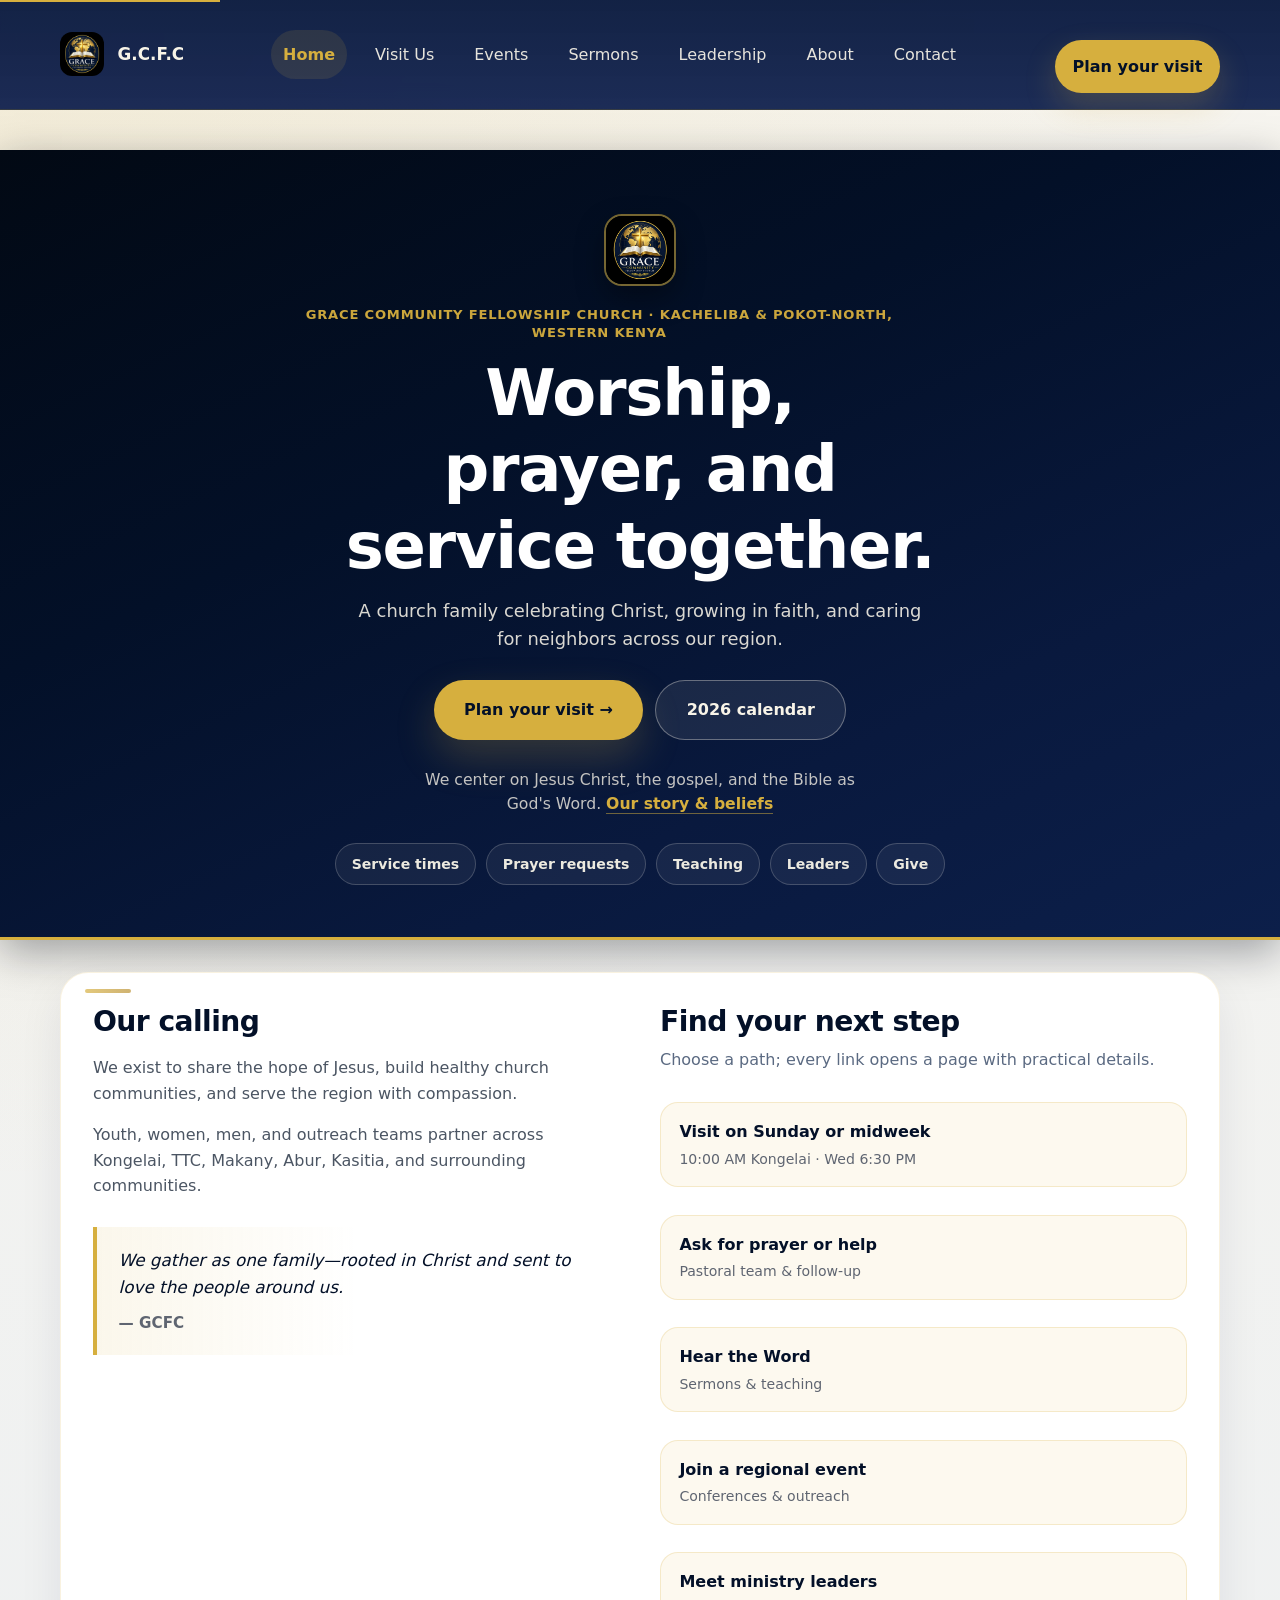
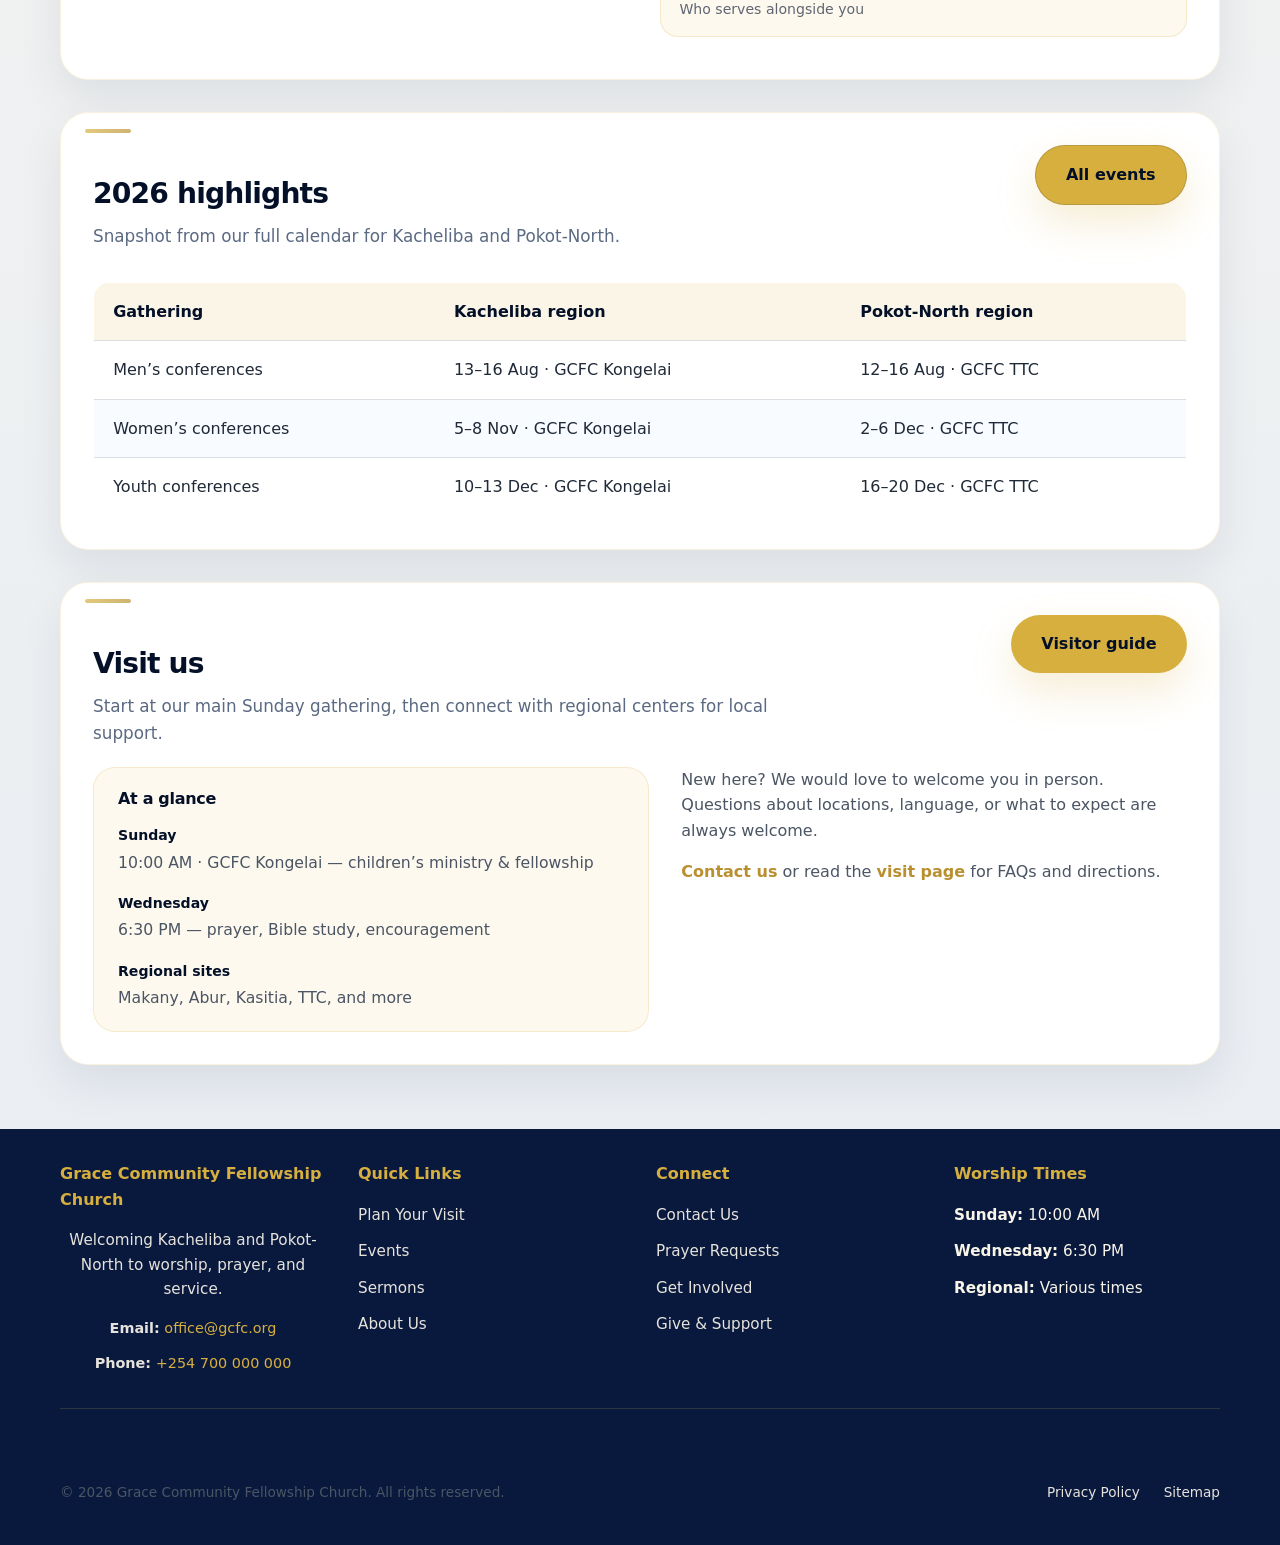
<file: index.html>
﻿<!DOCTYPE html>
<html lang="en">
<head>
  <meta charset="UTF-8">
  <meta name="viewport" content="width=device-width, initial-scale=1.0">
  <meta name="description" content="Grace Community Fellowship Church in western Kenya welcomes Kacheliba and Pokot-North to worship, prayer, and service. Service times, ministries, and 2026 events.">
  <meta property="og:title" content="Grace Community Fellowship Church">
  <meta property="og:description" content="Grace Community Fellowship Church in western Kenya welcomes Kacheliba and Pokot-North to worship, prayer, and service. Service times, ministries, and 2026 events.">
  <meta property="og:type" content="website">
  <meta property="og:image" content="assets/images/logo.jpeg">
  <link rel="icon" type="image/jpeg" href="assets/images/logo.jpeg">
  <title>Grace Community Fellowship Church</title>
  <link rel="stylesheet" href="assets/css/reset.css">
  <link rel="stylesheet" href="assets/css/layout.css">
  <link rel="stylesheet" href="assets/css/components.css">
</head>
<body>
  <div id="header"></div>

  <main id="main-content">
    <section class="hero home-hero-editorial">
      <div class="page-width home-hero-inner">
        <img class="hero-mark" src="assets/images/logo.jpeg" alt="" width="72" height="72">
        <p class="hero-kicker text-center">Grace Community Fellowship Church · Kacheliba &amp; Pokot-North, western Kenya</p>
        <h1>Worship, prayer, and service together.</h1>
        <p class="hero-lead">A church family celebrating Christ, growing in faith, and caring for neighbors across our region.</p>
        <div class="button-group home-hero-actions">
          <a class="button" href="visit.html">Plan your visit →</a>
          <a class="button button-alt button-on-dark" href="events.html">2026 calendar</a>
        </div>
        <p class="hero-belief">We center on Jesus Christ, the gospel, and the Bible as God's Word. <a href="about.html">Our story &amp; beliefs</a></p>
        <nav class="hero-quick-links" aria-label="Quick links">
          <a href="visit.html">Service times</a>
          <a href="contact.html">Prayer requests</a>
          <a href="sermons.html">Teaching</a>
          <a href="leadership.html">Leaders</a>
          <a href="give.html">Give</a>
        </nav>
      </div>
    </section>

    <section class="page-width section-panel home-split">
      <div class="home-split__col">
        <h2>Our calling</h2>
        <p>We exist to share the hope of Jesus, build healthy church communities, and serve the region with compassion.</p>
        <p>Youth, women, men, and outreach teams partner across Kongelai, TTC, Makany, Abur, Kasitia, and surrounding communities.</p>
        <blockquote class="home-quote home-quote--inline">
          <p>We gather as one family—rooted in Christ and sent to love the people around us.</p>
          <footer>— GCFC</footer>
        </blockquote>
      </div>
      <div class="home-split__col home-split__col--connect">
        <h2>Find your next step</h2>
        <p class="home-connect-lede">Choose a path; every link opens a page with practical details.</p>
        <ul class="home-link-stack">
          <li>
            <a href="visit.html">
              <span class="home-link-stack__title">Visit on Sunday or midweek</span>
              <span class="home-link-stack__meta">10:00 AM Kongelai · Wed 6:30 PM</span>
            </a>
          </li>
          <li>
            <a href="contact.html">
              <span class="home-link-stack__title">Ask for prayer or help</span>
              <span class="home-link-stack__meta">Pastoral team &amp; follow-up</span>
            </a>
          </li>
          <li>
            <a href="sermons.html">
              <span class="home-link-stack__title">Hear the Word</span>
              <span class="home-link-stack__meta">Sermons &amp; teaching</span>
            </a>
          </li>
          <li>
            <a href="events.html">
              <span class="home-link-stack__title">Join a regional event</span>
              <span class="home-link-stack__meta">Conferences &amp; outreach</span>
            </a>
          </li>
          <li>
            <a href="leadership.html">
              <span class="home-link-stack__title">Meet ministry leaders</span>
              <span class="home-link-stack__meta">Who serves alongside you</span>
            </a>
          </li>
        </ul>
      </div>
    </section>

    <section class="page-width section-panel">
      <div class="section-intro section-header">
        <div>
          <h2>2026 highlights</h2>
          <p>Snapshot from our <a href="events.html">full calendar</a> for Kacheliba and Pokot-North.</p>
        </div>
        <a class="button button-alt" href="events.html">All events</a>
      </div>
      <div class="data-table-wrap">
        <table class="data-table home-events-table">
          <thead>
            <tr>
              <th scope="col">Gathering</th>
              <th scope="col">Kacheliba region</th>
              <th scope="col">Pokot-North region</th>
            </tr>
          </thead>
          <tbody>
            <tr>
              <td>Men’s conferences</td>
              <td>13–16 Aug · GCFC Kongelai</td>
              <td>12–16 Aug · GCFC TTC</td>
            </tr>
            <tr>
              <td>Women’s conferences</td>
              <td>5–8 Nov · GCFC Kongelai</td>
              <td>2–6 Dec · GCFC TTC</td>
            </tr>
            <tr>
              <td>Youth conferences</td>
              <td>10–13 Dec · GCFC Kongelai</td>
              <td>16–20 Dec · GCFC TTC</td>
            </tr>
          </tbody>
        </table>
      </div>
    </section>

    <section class="page-width section-panel home-visit-panel">
      <div class="section-intro section-header">
        <div>
          <h2>Visit us</h2>
          <p>Start at our main Sunday gathering, then connect with regional centers for local support.</p>
        </div>
        <a class="button" href="visit.html">Visitor guide</a>
      </div>
      <div class="visit-bento">
        <div class="visit-bento__facts">
          <h3 class="visit-bento__heading">At a glance</h3>
          <dl class="visit-facts">
            <div>
              <dt>Sunday</dt>
              <dd>10:00 AM · GCFC Kongelai — children’s ministry &amp; fellowship</dd>
            </div>
            <div>
              <dt>Wednesday</dt>
              <dd>6:30 PM — prayer, Bible study, encouragement</dd>
            </div>
            <div>
              <dt>Regional sites</dt>
              <dd>Makany, Abur, Kasitia, TTC, and more</dd>
            </div>
          </dl>
        </div>
        <div class="visit-bento__aside">
          <p>New here? We would love to welcome you in person. Questions about locations, language, or what to expect are always welcome.</p>
          <p><a href="contact.html">Contact us</a> or read the <a href="visit.html">visit page</a> for FAQs and directions.</p>
        </div>
      </div>
    </section>
  </main>

  <div id="footer"></div>
  <script src="assets/js/script.js"></script>
</body>
</html>
</file>
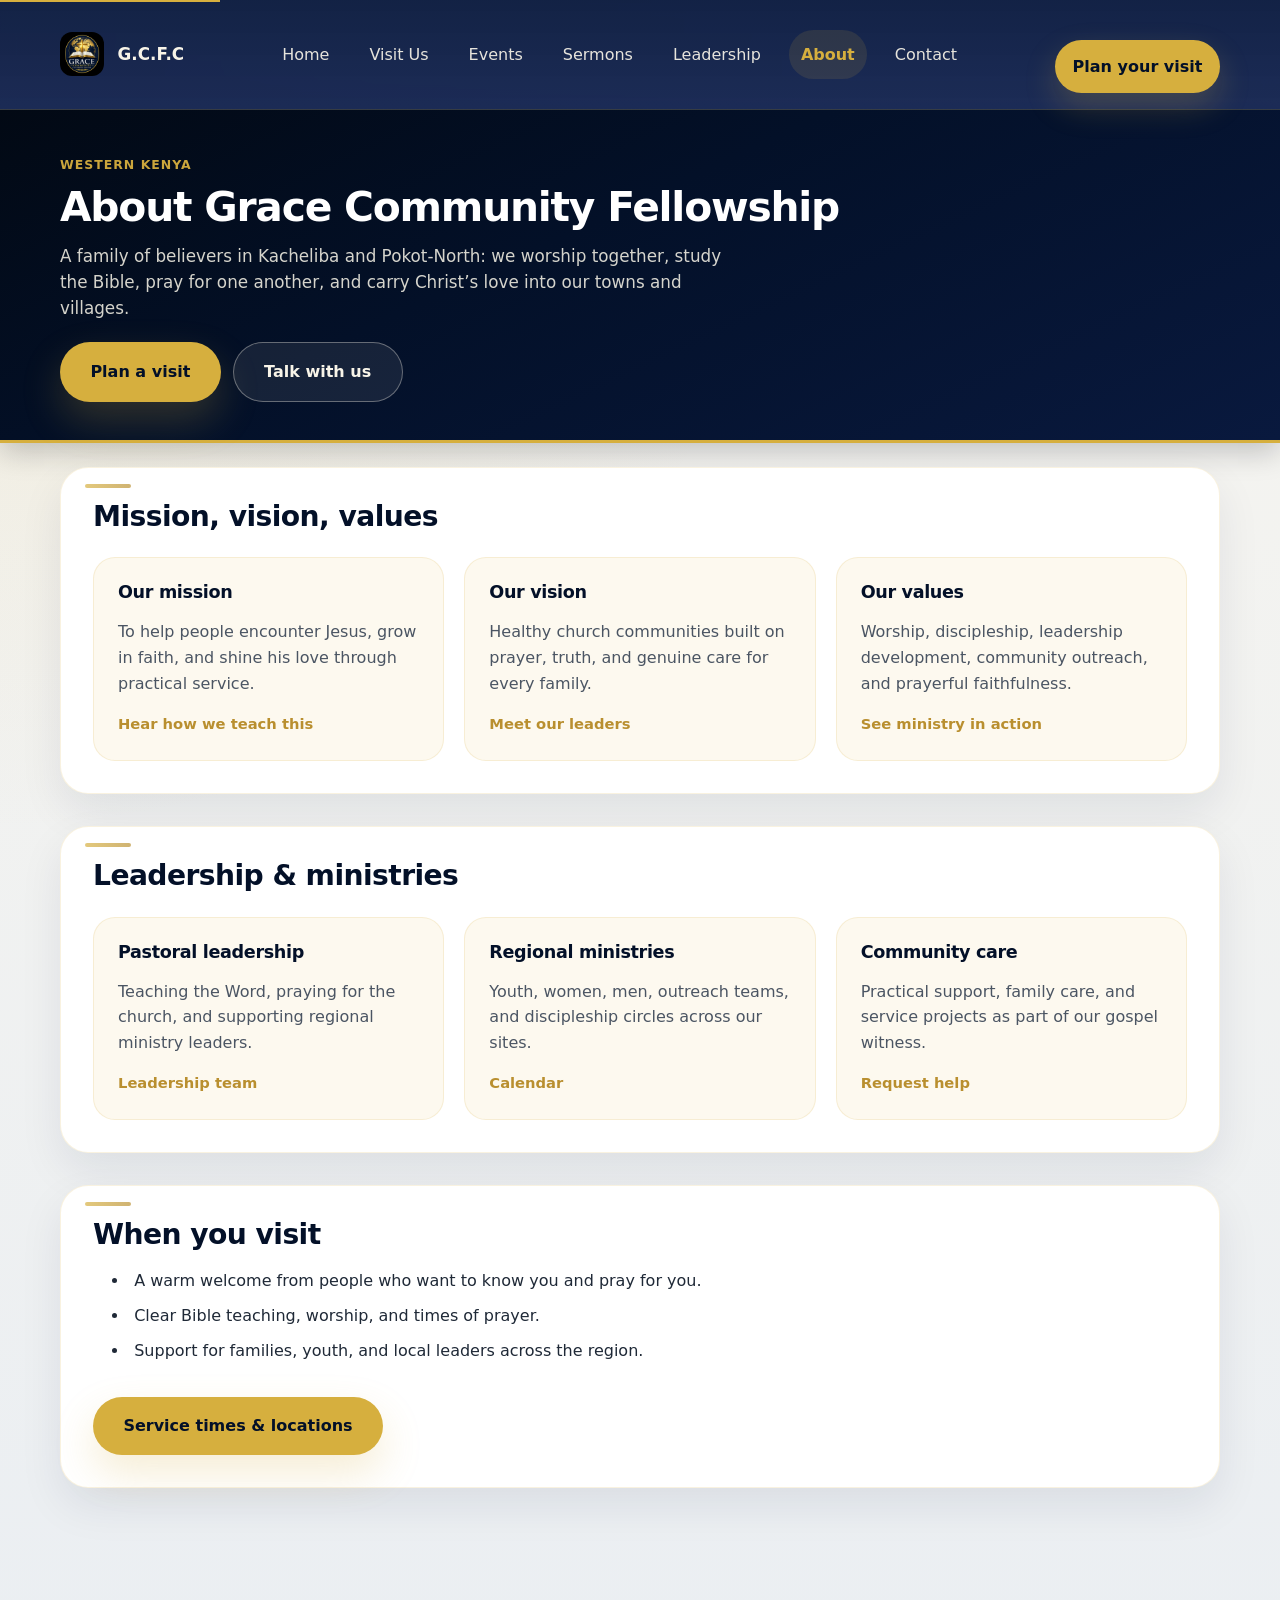
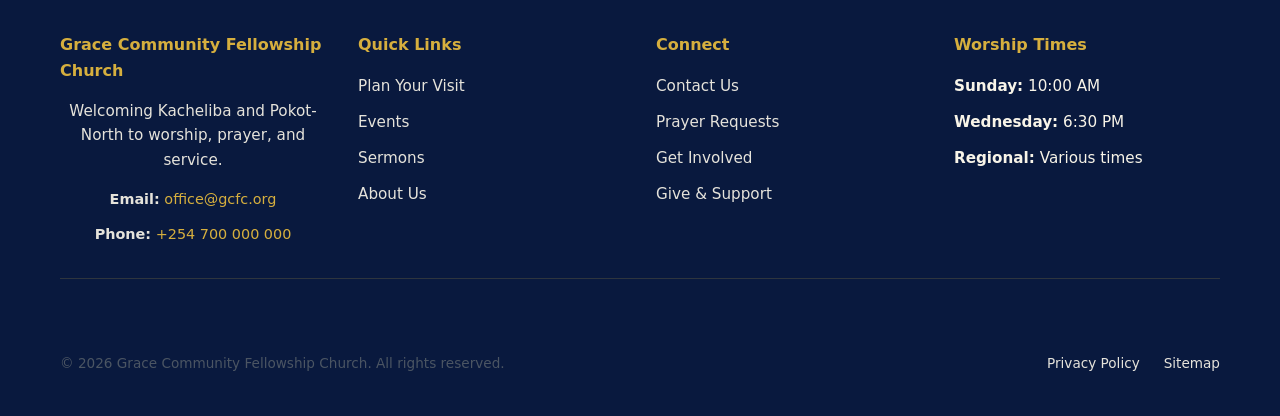
<file: about.html>
﻿<!DOCTYPE html>
<html lang="en">
<head>
  <meta charset="UTF-8">
  <meta name="viewport" content="width=device-width, initial-scale=1.0">
  <meta name="description" content="Learn about Grace Community Fellowship Church, our mission, values, and ministry leadership serving Kacheliba and Pokot-North.">
  <meta property="og:title" content="About Grace Community Fellowship Church">
  <meta property="og:description" content="Learn about Grace Community Fellowship Church, our mission, values, and ministry leadership serving Kacheliba and Pokot-North.">
  <meta property="og:type" content="website">
  <meta property="og:image" content="assets/images/logo.jpeg">
  <link rel="icon" type="image/jpeg" href="assets/images/logo.jpeg">
  <title>About GCFC</title>
  <link rel="stylesheet" href="assets/css/reset.css">
  <link rel="stylesheet" href="assets/css/layout.css">
  <link rel="stylesheet" href="assets/css/components.css">
</head>
<body>
  <div id="header"></div>

  <main id="main-content">
    <header class="page-band">
      <div class="page-width">
        <p class="page-kicker">Western Kenya</p>
        <h1>About Grace Community Fellowship</h1>
        <p class="page-lead">A family of believers in Kacheliba and Pokot-North: we worship together, study the Bible, pray for one another, and carry Christ’s love into our towns and villages.</p>
        <div class="page-band-actions">
          <a class="button" href="visit.html">Plan a visit</a>
          <a class="button button-alt button-on-dark" href="contact.html">Talk with us</a>
        </div>
      </div>
    </header>

    <div class="page-width content-stack">
      <section class="section-panel">
        <h2>Mission, vision, values</h2>
        <div class="card-grid">
          <div class="section-card">
            <h3>Our mission</h3>
            <p>To help people encounter Jesus, grow in faith, and shine his love through practical service.</p>
            <a class="card-cta" href="sermons.html">Hear how we teach this</a>
          </div>
          <div class="section-card">
            <h3>Our vision</h3>
            <p>Healthy church communities built on prayer, truth, and genuine care for every family.</p>
            <a class="card-cta" href="leadership.html">Meet our leaders</a>
          </div>
          <div class="section-card">
            <h3>Our values</h3>
            <p>Worship, discipleship, leadership development, community outreach, and prayerful faithfulness.</p>
            <a class="card-cta" href="events.html">See ministry in action</a>
          </div>
        </div>
      </section>

      <section class="section-panel">
        <h2>Leadership &amp; ministries</h2>
        <div class="card-grid">
          <div class="section-card">
            <h3>Pastoral leadership</h3>
            <p>Teaching the Word, praying for the church, and supporting regional ministry leaders.</p>
            <a class="card-cta" href="leadership.html">Leadership team</a>
          </div>
          <div class="section-card">
            <h3>Regional ministries</h3>
            <p>Youth, women, men, outreach teams, and discipleship circles across our sites.</p>
            <a class="card-cta" href="events.html">Calendar</a>
          </div>
          <div class="section-card">
            <h3>Community care</h3>
            <p>Practical support, family care, and service projects as part of our gospel witness.</p>
            <a class="card-cta" href="contact.html">Request help</a>
          </div>
        </div>
      </section>

      <section class="section-panel">
        <h2>When you visit</h2>
        <ul>
          <li>A warm welcome from people who want to know you and pray for you.</li>
          <li>Clear Bible teaching, worship, and times of prayer.</li>
          <li>Support for families, youth, and local leaders across the region.</li>
        </ul>
        <a class="button" href="visit.html">Service times &amp; locations</a>
      </section>
    </div>
  </main>

  <div id="footer"></div>
  <script src="assets/js/script.js"></script>
</body>
</html>
</file>
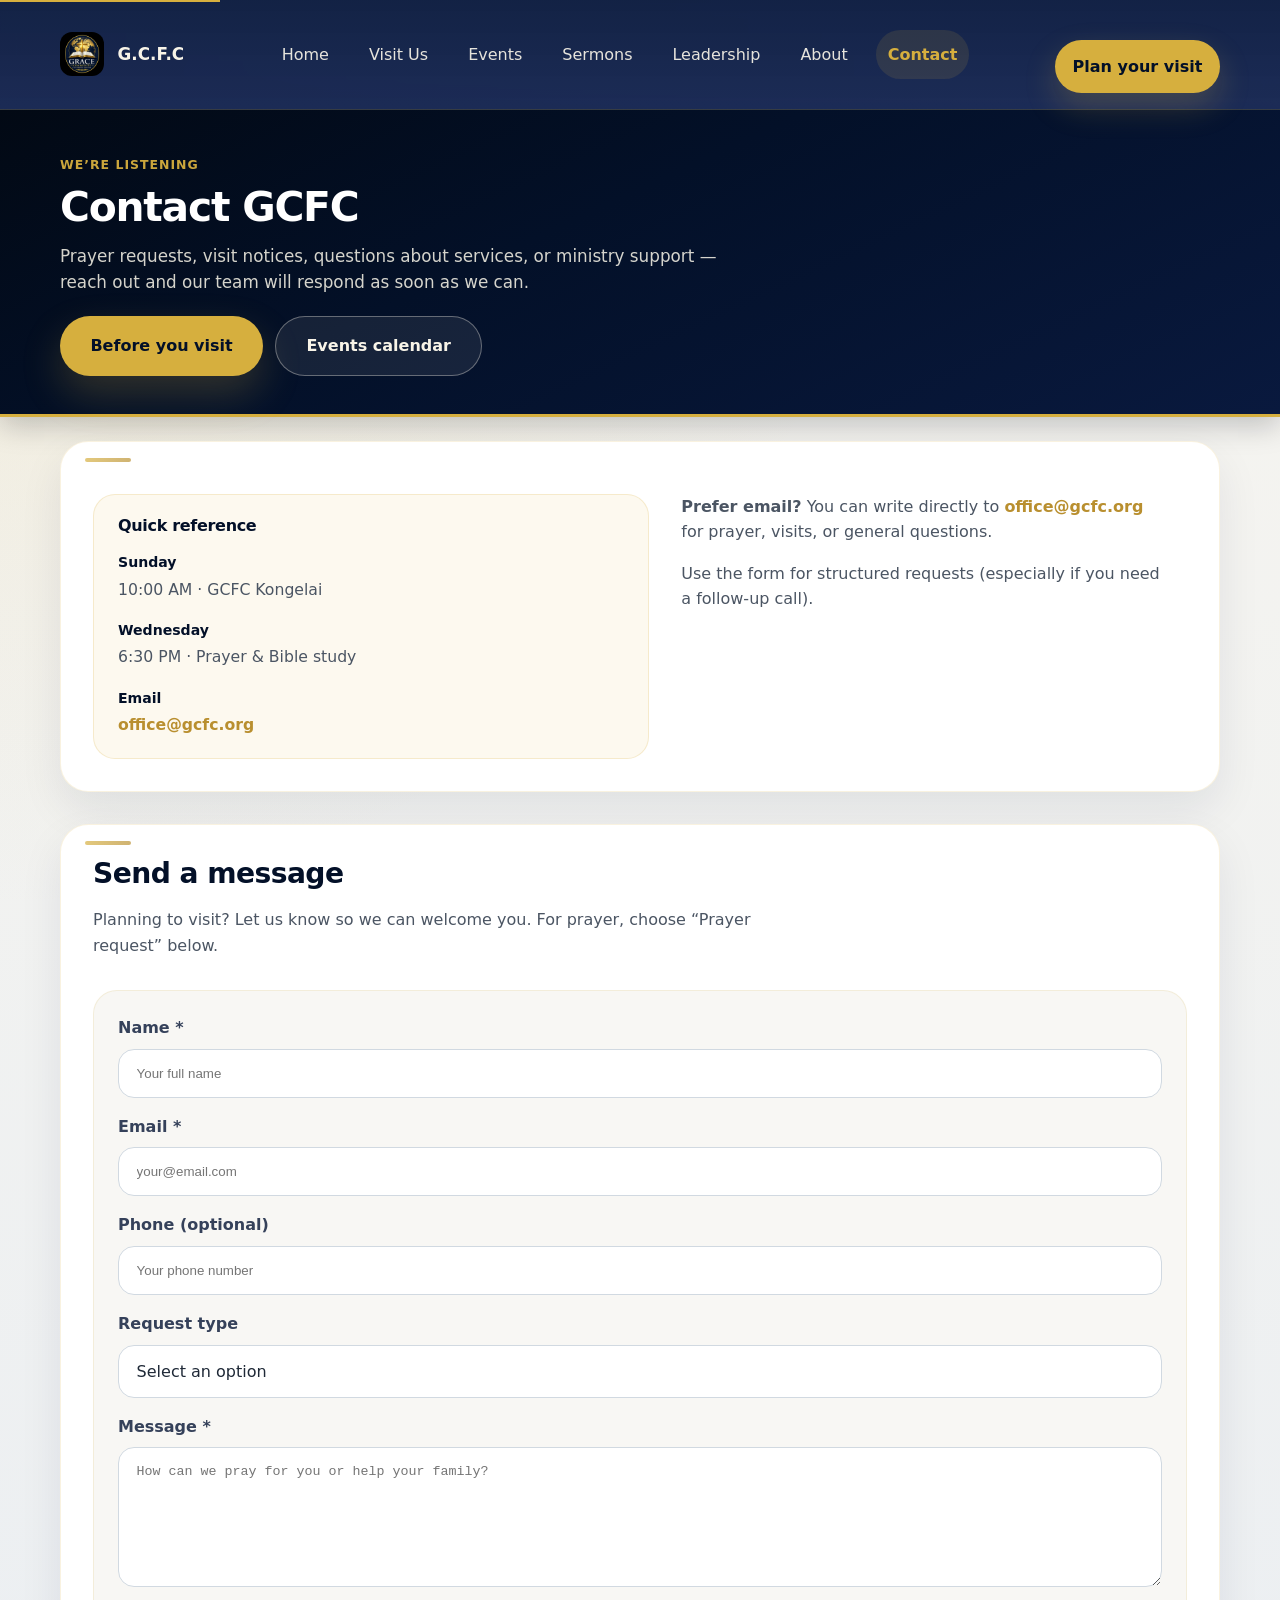
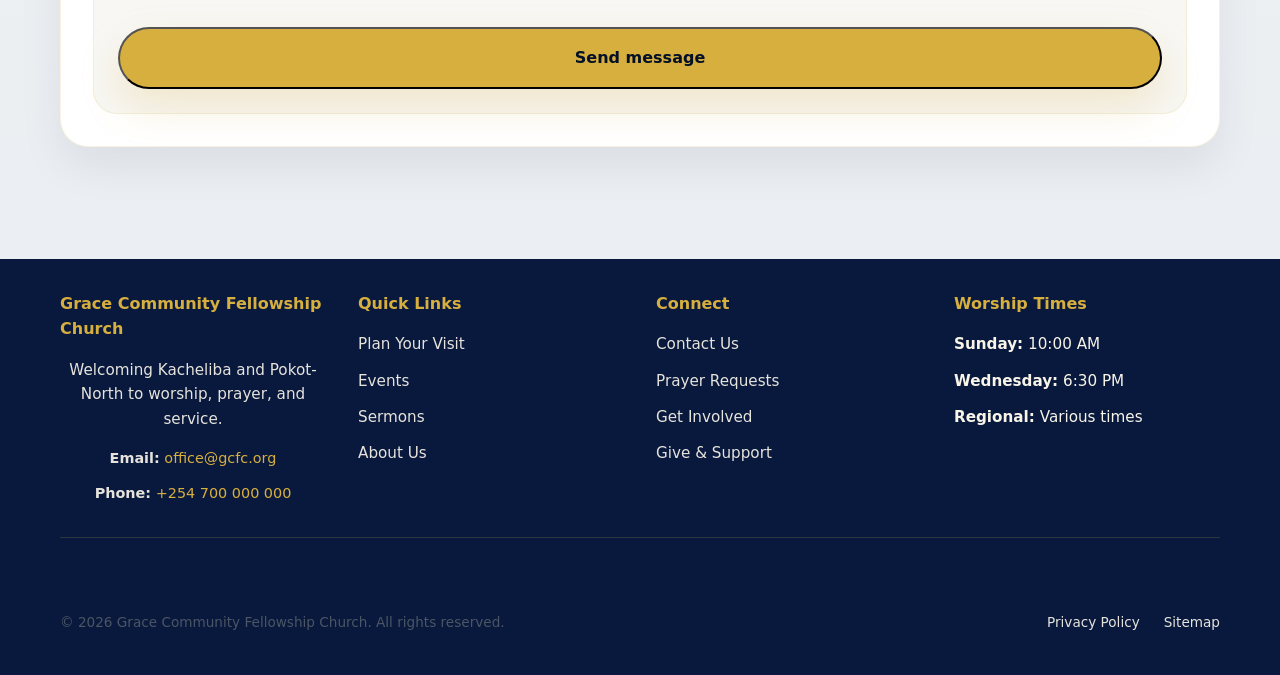
<file: contact.html>
﻿<!DOCTYPE html>
<html lang="en">
<head>
  <meta charset="UTF-8">
  <meta name="viewport" content="width=device-width, initial-scale=1.0">
  <meta name="description" content="Contact Grace Community Fellowship Church for prayer requests, service details, and ministry connection in Kacheliba and Pokot-North.">
  <meta property="og:title" content="Contact Grace Community Fellowship Church">
  <meta property="og:description" content="Contact Grace Community Fellowship Church for prayer requests, service details, and ministry connection in Kacheliba and Pokot-North.">
  <meta property="og:type" content="website">
  <meta property="og:image" content="assets/images/logo.jpeg">
  <link rel="icon" type="image/jpeg" href="assets/images/logo.jpeg">
  <title>Contact GCFC</title>
  <link rel="stylesheet" href="assets/css/reset.css">
  <link rel="stylesheet" href="assets/css/layout.css">
  <link rel="stylesheet" href="assets/css/components.css">
</head>
<body>
  <div id="header"></div>

  <main id="main-content">
    <header class="page-band">
      <div class="page-width">
        <p class="page-kicker">We’re listening</p>
        <h1>Contact GCFC</h1>
        <p class="page-lead">Prayer requests, visit notices, questions about services, or ministry support — reach out and our team will respond as soon as we can.</p>
        <div class="page-band-actions">
          <a class="button" href="visit.html">Before you visit</a>
          <a class="button button-alt button-on-dark" href="events.html">Events calendar</a>
        </div>
      </div>
    </header>

    <div class="page-width content-stack">
      <section class="section-panel">
        <div class="visit-bento">
          <div class="visit-bento__facts">
            <h3 class="visit-bento__heading">Quick reference</h3>
            <dl class="visit-facts">
              <div>
                <dt>Sunday</dt>
                <dd>10:00 AM · GCFC Kongelai</dd>
              </div>
              <div>
                <dt>Wednesday</dt>
                <dd>6:30 PM · Prayer &amp; Bible study</dd>
              </div>
              <div>
                <dt>Email</dt>
                <dd><a href="mailto:office@gcfc.org">office@gcfc.org</a></dd>
              </div>
            </dl>
          </div>
          <div class="visit-bento__aside">
            <p><strong>Prefer email?</strong> You can write directly to <a href="mailto:office@gcfc.org">office@gcfc.org</a> for prayer, visits, or general questions.</p>
            <p>Use the form for structured requests (especially if you need a follow-up call).</p>
          </div>
        </div>
      </section>

      <section class="section-panel">
        <h2>Send a message</h2>
        <p>Planning to visit? Let us know so we can welcome you. For prayer, choose “Prayer request” below.</p>

        <form class="contact-form" action="https://formspree.io/f/YOUR_FORM_ID" method="POST">
          <label>
            Name *
            <input type="text" name="name" placeholder="Your full name" required aria-required="true">
          </label>
          <label>
            Email *
            <input type="email" name="email" placeholder="your@email.com" required aria-required="true">
          </label>
          <label>
            Phone (optional)
            <input type="tel" name="phone" placeholder="Your phone number">
          </label>
          <label>
            Request type
            <select name="request_type" aria-label="Request type">
              <option value="">Select an option</option>
              <option value="prayer">Prayer request</option>
              <option value="visit">Planning a visit</option>
              <option value="ministry">Ministry involvement</option>
              <option value="event">Event information</option>
              <option value="other">Other</option>
            </select>
          </label>
          <label>
            Message *
            <textarea name="message" rows="6" placeholder="How can we pray for you or help your family?" required aria-required="true"></textarea>
          </label>
          <button class="button" type="submit">Send message</button>
        </form>
      </section>
    </div>
  </main>

  <div id="footer"></div>
  <script src="assets/js/script.js"></script>
</body>
</html>
</file>
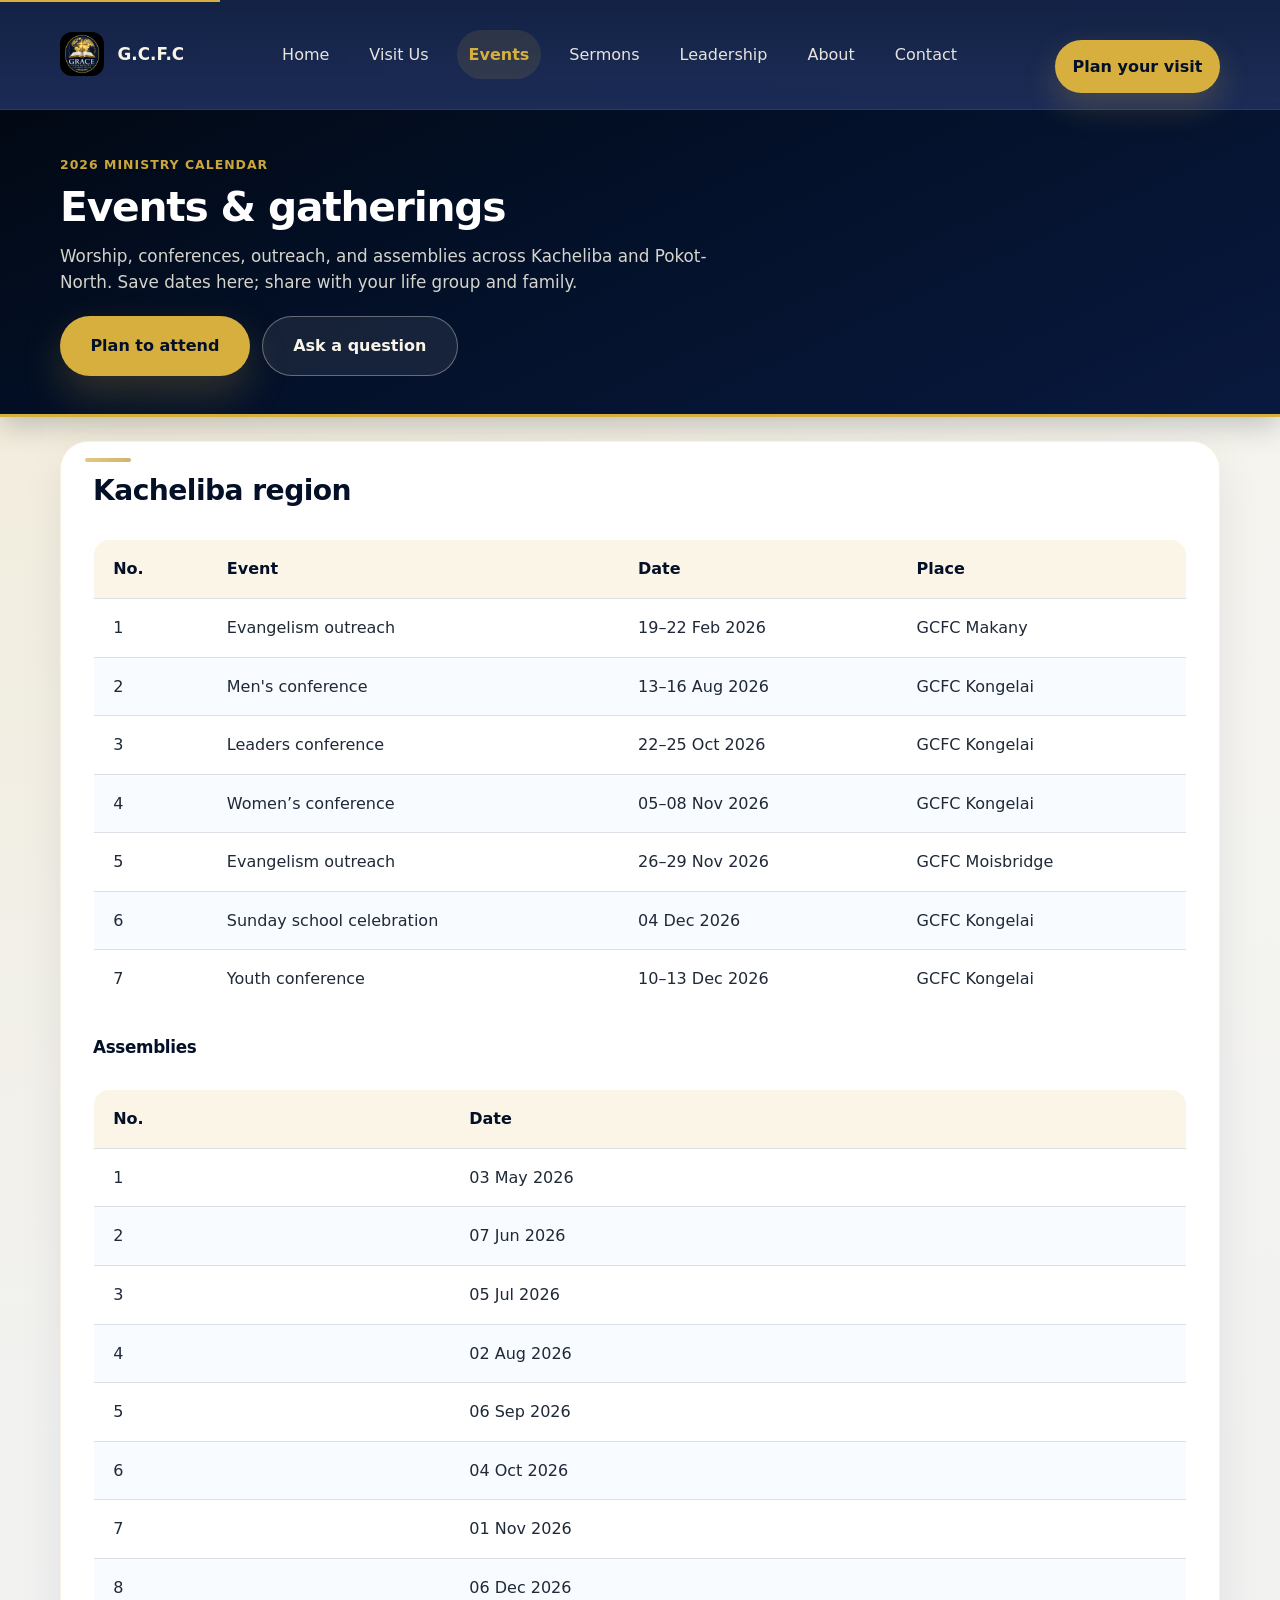
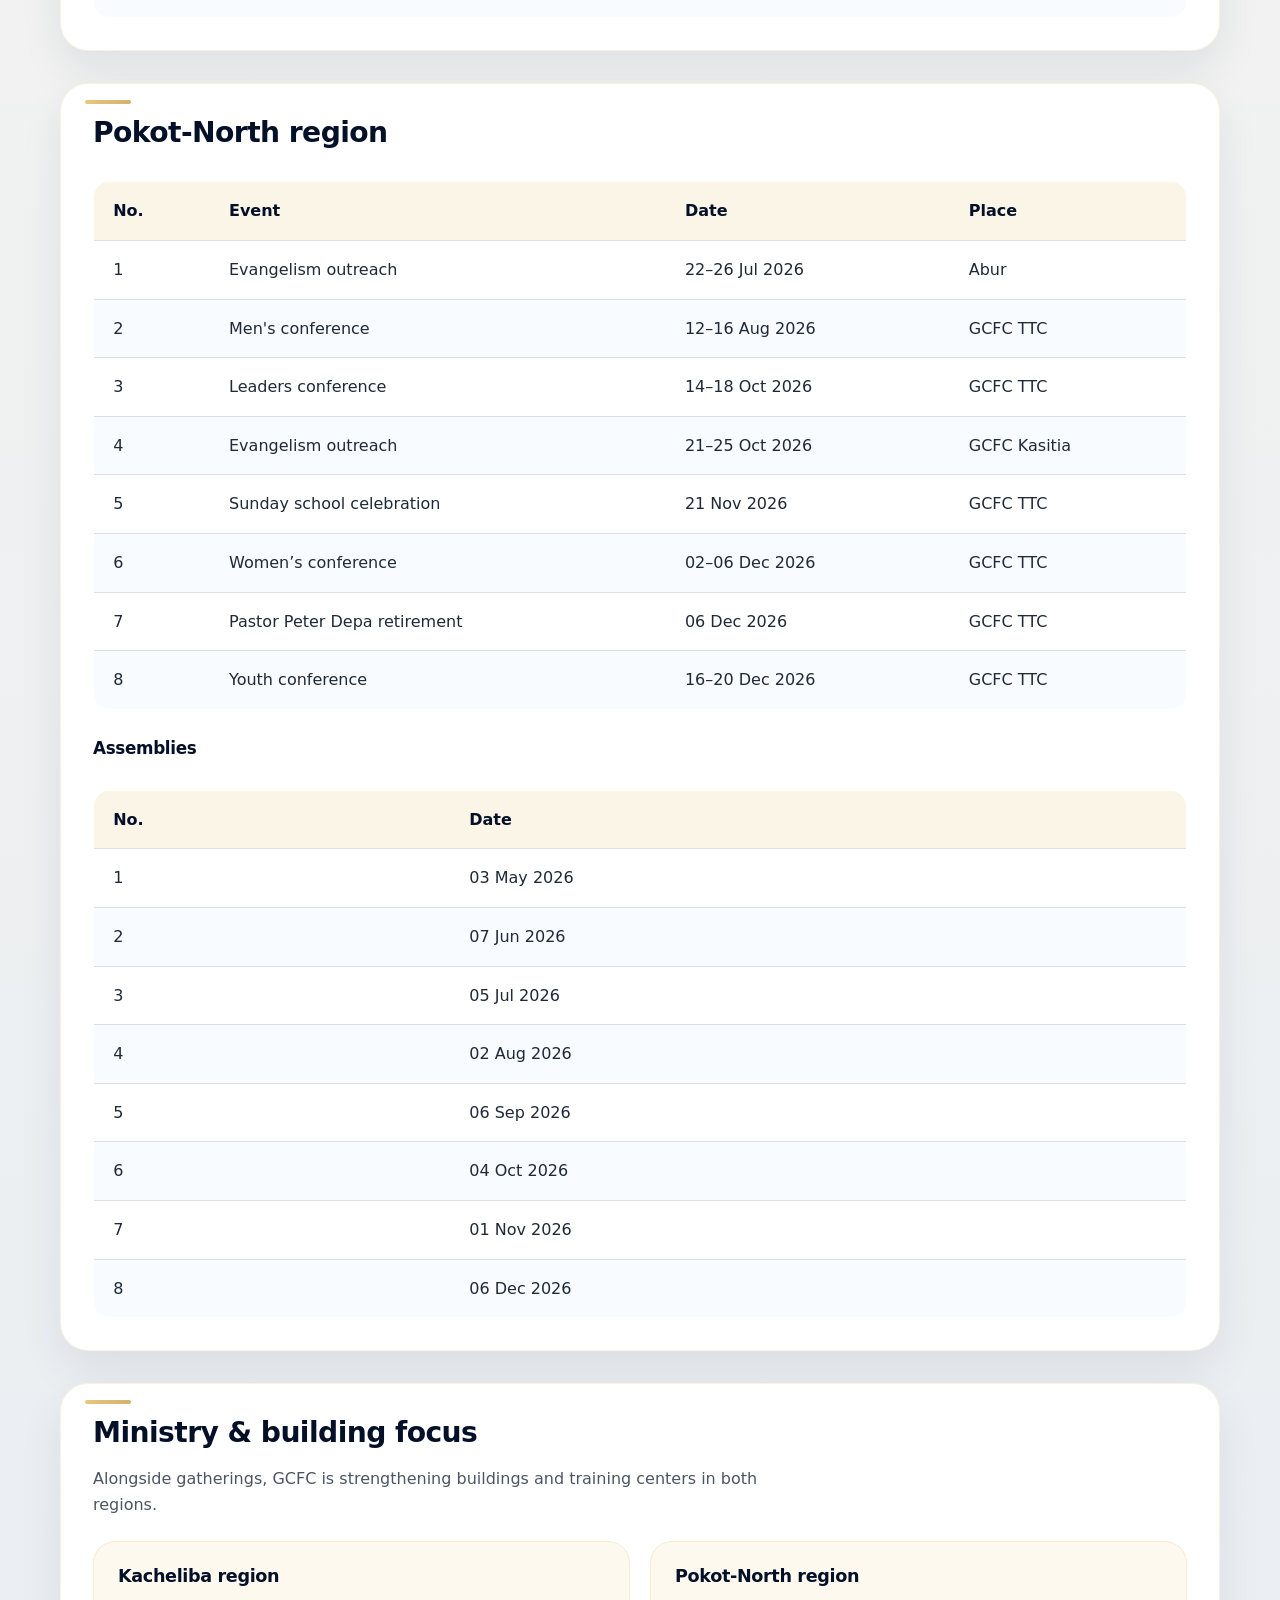
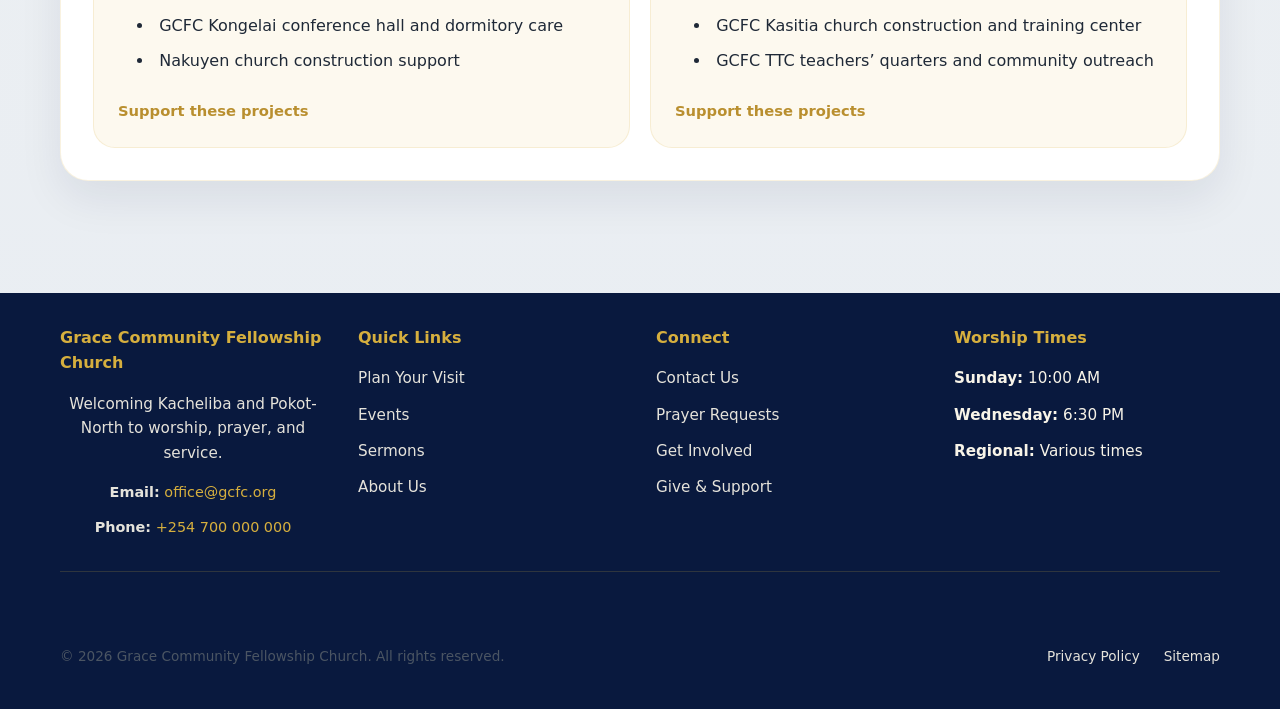
<file: events.html>
<!DOCTYPE html>
<html lang="en">
<head>
  <meta charset="UTF-8">
  <meta name="viewport" content="width=device-width, initial-scale=1.0">
  <meta name="description" content="GCFC 2026 church calendar for worship, conferences, assemblies, and outreach events across Kacheliba and Pokot-North.">
  <meta property="og:title" content="GCFC 2026 Events Calendar">
  <meta property="og:description" content="GCFC 2026 church calendar for worship, conferences, assemblies, and outreach events across Kacheliba and Pokot-North.">
  <meta property="og:type" content="website">
  <meta property="og:image" content="assets/images/logo.jpeg">
  <link rel="icon" type="image/jpeg" href="assets/images/logo.jpeg">
  <title>GCFC 2026 Events Calendar</title>
  <link rel="stylesheet" href="assets/css/reset.css">
  <link rel="stylesheet" href="assets/css/layout.css">
  <link rel="stylesheet" href="assets/css/components.css">
</head>
<body>
  <div id="header"></div>

  <main id="main-content">
    <header class="page-band">
      <div class="page-width">
        <p class="page-kicker">2026 ministry calendar</p>
        <h1>Events &amp; gatherings</h1>
        <p class="page-lead">Worship, conferences, outreach, and assemblies across Kacheliba and Pokot-North. Save dates here; share with your life group and family.</p>
        <div class="page-band-actions">
          <a class="button" href="visit.html">Plan to attend</a>
          <a class="button button-alt button-on-dark" href="contact.html">Ask a question</a>
        </div>
      </div>
    </header>

    <div class="page-width content-stack">
      <section class="section-panel">
        <h2>Kacheliba region</h2>
        <div class="data-table-wrap">
          <table class="data-table">
            <thead>
              <tr>
                <th scope="col">No.</th>
                <th scope="col">Event</th>
                <th scope="col">Date</th>
                <th scope="col">Place</th>
              </tr>
            </thead>
            <tbody>
              <tr><td>1</td><td>Evangelism outreach</td><td>19–22 Feb 2026</td><td>GCFC Makany</td></tr>
              <tr><td>2</td><td>Men's conference</td><td>13–16 Aug 2026</td><td>GCFC Kongelai</td></tr>
              <tr><td>3</td><td>Leaders conference</td><td>22–25 Oct 2026</td><td>GCFC Kongelai</td></tr>
              <tr><td>4</td><td>Women’s conference</td><td>05–08 Nov 2026</td><td>GCFC Kongelai</td></tr>
              <tr><td>5</td><td>Evangelism outreach</td><td>26–29 Nov 2026</td><td>GCFC Moisbridge</td></tr>
              <tr><td>6</td><td>Sunday school celebration</td><td>04 Dec 2026</td><td>GCFC Kongelai</td></tr>
              <tr><td>7</td><td>Youth conference</td><td>10–13 Dec 2026</td><td>GCFC Kongelai</td></tr>
            </tbody>
          </table>
        </div>

        <h3 class="assembly-heading">Assemblies</h3>
        <div class="data-table-wrap">
          <table class="data-table">
            <thead>
              <tr>
                <th scope="col">No.</th>
                <th scope="col">Date</th>
              </tr>
            </thead>
            <tbody>
              <tr><td>1</td><td>03 May 2026</td></tr>
              <tr><td>2</td><td>07 Jun 2026</td></tr>
              <tr><td>3</td><td>05 Jul 2026</td></tr>
              <tr><td>4</td><td>02 Aug 2026</td></tr>
              <tr><td>5</td><td>06 Sep 2026</td></tr>
              <tr><td>6</td><td>04 Oct 2026</td></tr>
              <tr><td>7</td><td>01 Nov 2026</td></tr>
              <tr><td>8</td><td>06 Dec 2026</td></tr>
            </tbody>
          </table>
        </div>
      </section>

      <section class="section-panel">
        <h2>Pokot-North region</h2>
        <div class="data-table-wrap">
          <table class="data-table">
            <thead>
              <tr>
                <th scope="col">No.</th>
                <th scope="col">Event</th>
                <th scope="col">Date</th>
                <th scope="col">Place</th>
              </tr>
            </thead>
            <tbody>
              <tr><td>1</td><td>Evangelism outreach</td><td>22–26 Jul 2026</td><td>Abur</td></tr>
              <tr><td>2</td><td>Men's conference</td><td>12–16 Aug 2026</td><td>GCFC TTC</td></tr>
              <tr><td>3</td><td>Leaders conference</td><td>14–18 Oct 2026</td><td>GCFC TTC</td></tr>
              <tr><td>4</td><td>Evangelism outreach</td><td>21–25 Oct 2026</td><td>GCFC Kasitia</td></tr>
              <tr><td>5</td><td>Sunday school celebration</td><td>21 Nov 2026</td><td>GCFC TTC</td></tr>
              <tr><td>6</td><td>Women’s conference</td><td>02–06 Dec 2026</td><td>GCFC TTC</td></tr>
              <tr><td>7</td><td>Pastor Peter Depa retirement</td><td>06 Dec 2026</td><td>GCFC TTC</td></tr>
              <tr><td>8</td><td>Youth conference</td><td>16–20 Dec 2026</td><td>GCFC TTC</td></tr>
            </tbody>
          </table>
        </div>

        <h3 class="assembly-heading">Assemblies</h3>
        <div class="data-table-wrap">
          <table class="data-table">
            <thead>
              <tr>
                <th scope="col">No.</th>
                <th scope="col">Date</th>
              </tr>
            </thead>
            <tbody>
              <tr><td>1</td><td>03 May 2026</td></tr>
              <tr><td>2</td><td>07 Jun 2026</td></tr>
              <tr><td>3</td><td>05 Jul 2026</td></tr>
              <tr><td>4</td><td>02 Aug 2026</td></tr>
              <tr><td>5</td><td>06 Sep 2026</td></tr>
              <tr><td>6</td><td>04 Oct 2026</td></tr>
              <tr><td>7</td><td>01 Nov 2026</td></tr>
              <tr><td>8</td><td>06 Dec 2026</td></tr>
            </tbody>
          </table>
        </div>
      </section>

      <section class="section-panel">
        <h2>Ministry &amp; building focus</h2>
        <p>Alongside gatherings, GCFC is strengthening buildings and training centers in both regions.</p>
        <div class="card-grid">
          <div class="section-card">
            <h3>Kacheliba region</h3>
            <ul>
              <li>GCFC Kongelai conference hall and dormitory care</li>
              <li>Nakuyen church construction support</li>
            </ul>
            <a class="card-cta" href="give.html">Support these projects</a>
          </div>
          <div class="section-card">
            <h3>Pokot-North region</h3>
            <ul>
              <li>GCFC Kasitia church construction and training center</li>
              <li>GCFC TTC teachers’ quarters and community outreach</li>
            </ul>
            <a class="card-cta" href="give.html">Support these projects</a>
          </div>
        </div>
      </section>
    </div>
  </main>

  <div id="footer"></div>
  <script src="assets/js/script.js"></script>
</body>
</html>
</file>
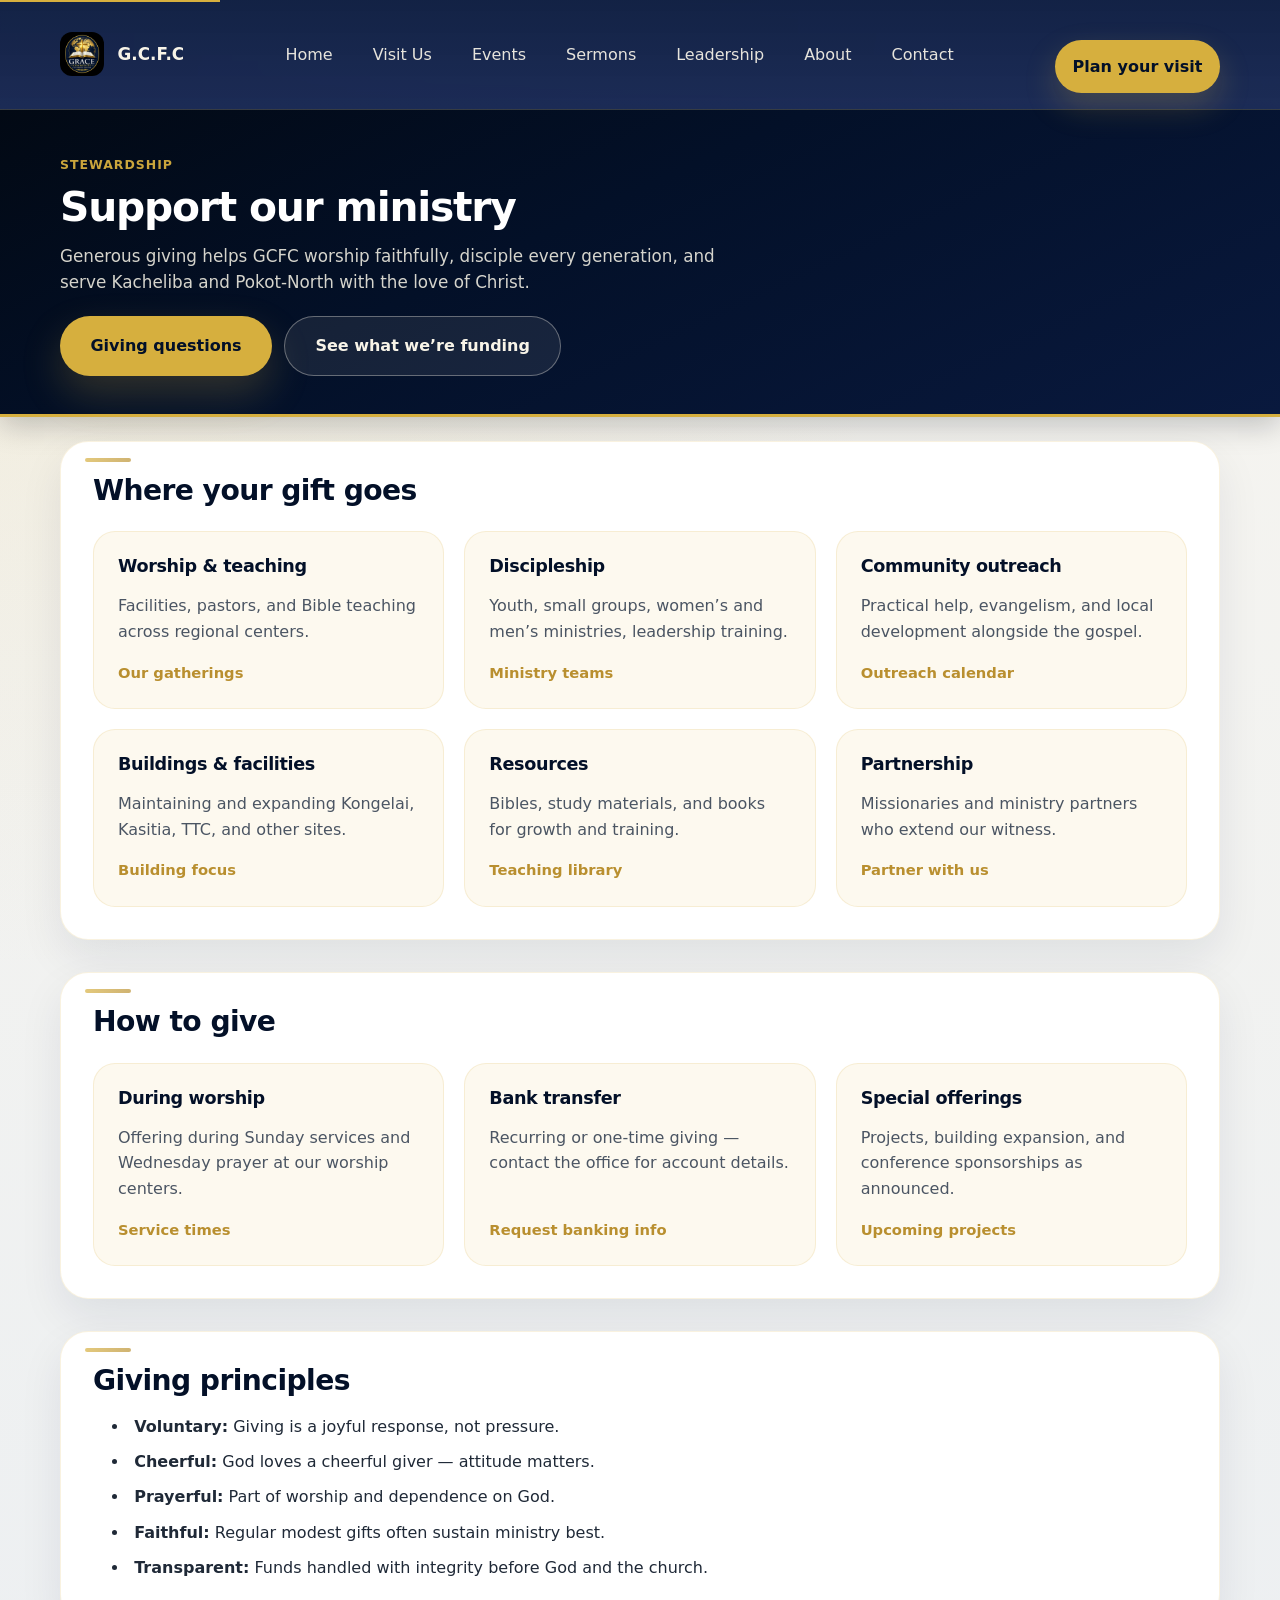
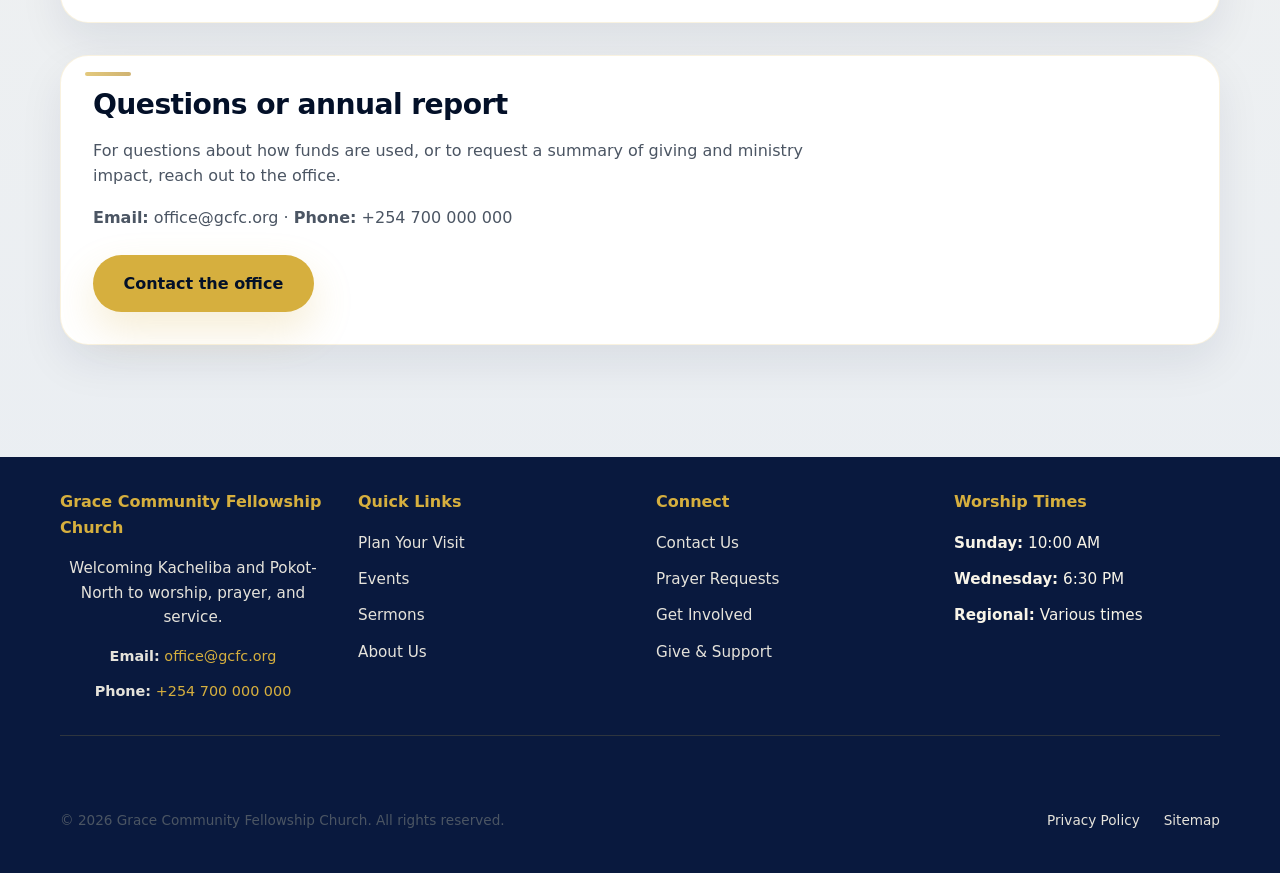
<file: give.html>
<!DOCTYPE html>
<html lang="en">
<head>
  <meta charset="UTF-8">
  <meta name="viewport" content="width=device-width, initial-scale=1.0">
  <meta name="description" content="Support the ministry of Grace Community Fellowship Church through giving and partnership.">
  <meta property="og:title" content="Give | GCFC">
  <meta property="og:description" content="Support Grace Community Fellowship Church ministry through donations and giving.">
  <meta property="og:type" content="website">
  <meta property="og:image" content="assets/images/logo.jpeg">
  <link rel="icon" type="image/jpeg" href="assets/images/logo.jpeg">
  <title>Give | GCFC</title>
  <link rel="stylesheet" href="assets/css/reset.css">
  <link rel="stylesheet" href="assets/css/layout.css">
  <link rel="stylesheet" href="assets/css/components.css">
</head>
<body>
  <div id="header"></div>

  <main id="main-content">
    <header class="page-band">
      <div class="page-width">
        <p class="page-kicker">Stewardship</p>
        <h1>Support our ministry</h1>
        <p class="page-lead">Generous giving helps GCFC worship faithfully, disciple every generation, and serve Kacheliba and Pokot-North with the love of Christ.</p>
        <div class="page-band-actions">
          <a class="button" href="contact.html">Giving questions</a>
          <a class="button button-alt button-on-dark" href="events.html">See what we’re funding</a>
        </div>
      </div>
    </header>

    <div class="page-width content-stack">
      <section class="section-panel">
        <h2>Where your gift goes</h2>
        <div class="card-grid">
          <div class="section-card">
            <h3>Worship &amp; teaching</h3>
            <p>Facilities, pastors, and Bible teaching across regional centers.</p>
            <a class="card-cta" href="visit.html">Our gatherings</a>
          </div>
          <div class="section-card">
            <h3>Discipleship</h3>
            <p>Youth, small groups, women’s and men’s ministries, leadership training.</p>
            <a class="card-cta" href="leadership.html">Ministry teams</a>
          </div>
          <div class="section-card">
            <h3>Community outreach</h3>
            <p>Practical help, evangelism, and local development alongside the gospel.</p>
            <a class="card-cta" href="events.html">Outreach calendar</a>
          </div>
          <div class="section-card">
            <h3>Buildings &amp; facilities</h3>
            <p>Maintaining and expanding Kongelai, Kasitia, TTC, and other sites.</p>
            <a class="card-cta" href="events.html">Building focus</a>
          </div>
          <div class="section-card">
            <h3>Resources</h3>
            <p>Bibles, study materials, and books for growth and training.</p>
            <a class="card-cta" href="sermons.html">Teaching library</a>
          </div>
          <div class="section-card">
            <h3>Partnership</h3>
            <p>Missionaries and ministry partners who extend our witness.</p>
            <a class="card-cta" href="contact.html">Partner with us</a>
          </div>
        </div>
      </section>

      <section class="section-panel">
        <h2>How to give</h2>
        <div class="card-grid">
          <div class="section-card">
            <h3>During worship</h3>
            <p>Offering during Sunday services and Wednesday prayer at our worship centers.</p>
            <a class="card-cta" href="visit.html">Service times</a>
          </div>
          <div class="section-card">
            <h3>Bank transfer</h3>
            <p>Recurring or one-time giving — contact the office for account details.</p>
            <a class="card-cta" href="contact.html">Request banking info</a>
          </div>
          <div class="section-card">
            <h3>Special offerings</h3>
            <p>Projects, building expansion, and conference sponsorships as announced.</p>
            <a class="card-cta" href="events.html">Upcoming projects</a>
          </div>
        </div>
      </section>

      <section class="section-panel">
        <h2>Giving principles</h2>
        <ul>
          <li><strong>Voluntary:</strong> Giving is a joyful response, not pressure.</li>
          <li><strong>Cheerful:</strong> God loves a cheerful giver — attitude matters.</li>
          <li><strong>Prayerful:</strong> Part of worship and dependence on God.</li>
          <li><strong>Faithful:</strong> Regular modest gifts often sustain ministry best.</li>
          <li><strong>Transparent:</strong> Funds handled with integrity before God and the church.</li>
        </ul>
      </section>

      <section class="section-panel">
        <h2>Questions or annual report</h2>
        <p>For questions about how funds are used, or to request a summary of giving and ministry impact, reach out to the office.</p>
        <p><strong>Email:</strong> <a href="mailto:office@gcfc.org">office@gcfc.org</a> · <strong>Phone:</strong> <a href="tel:+254700000000">+254 700 000 000</a></p>
        <a class="button" href="contact.html">Contact the office</a>
      </section>
    </div>
  </main>

  <div id="footer"></div>
  <script src="assets/js/script.js"></script>
</body>
</html>
</file>
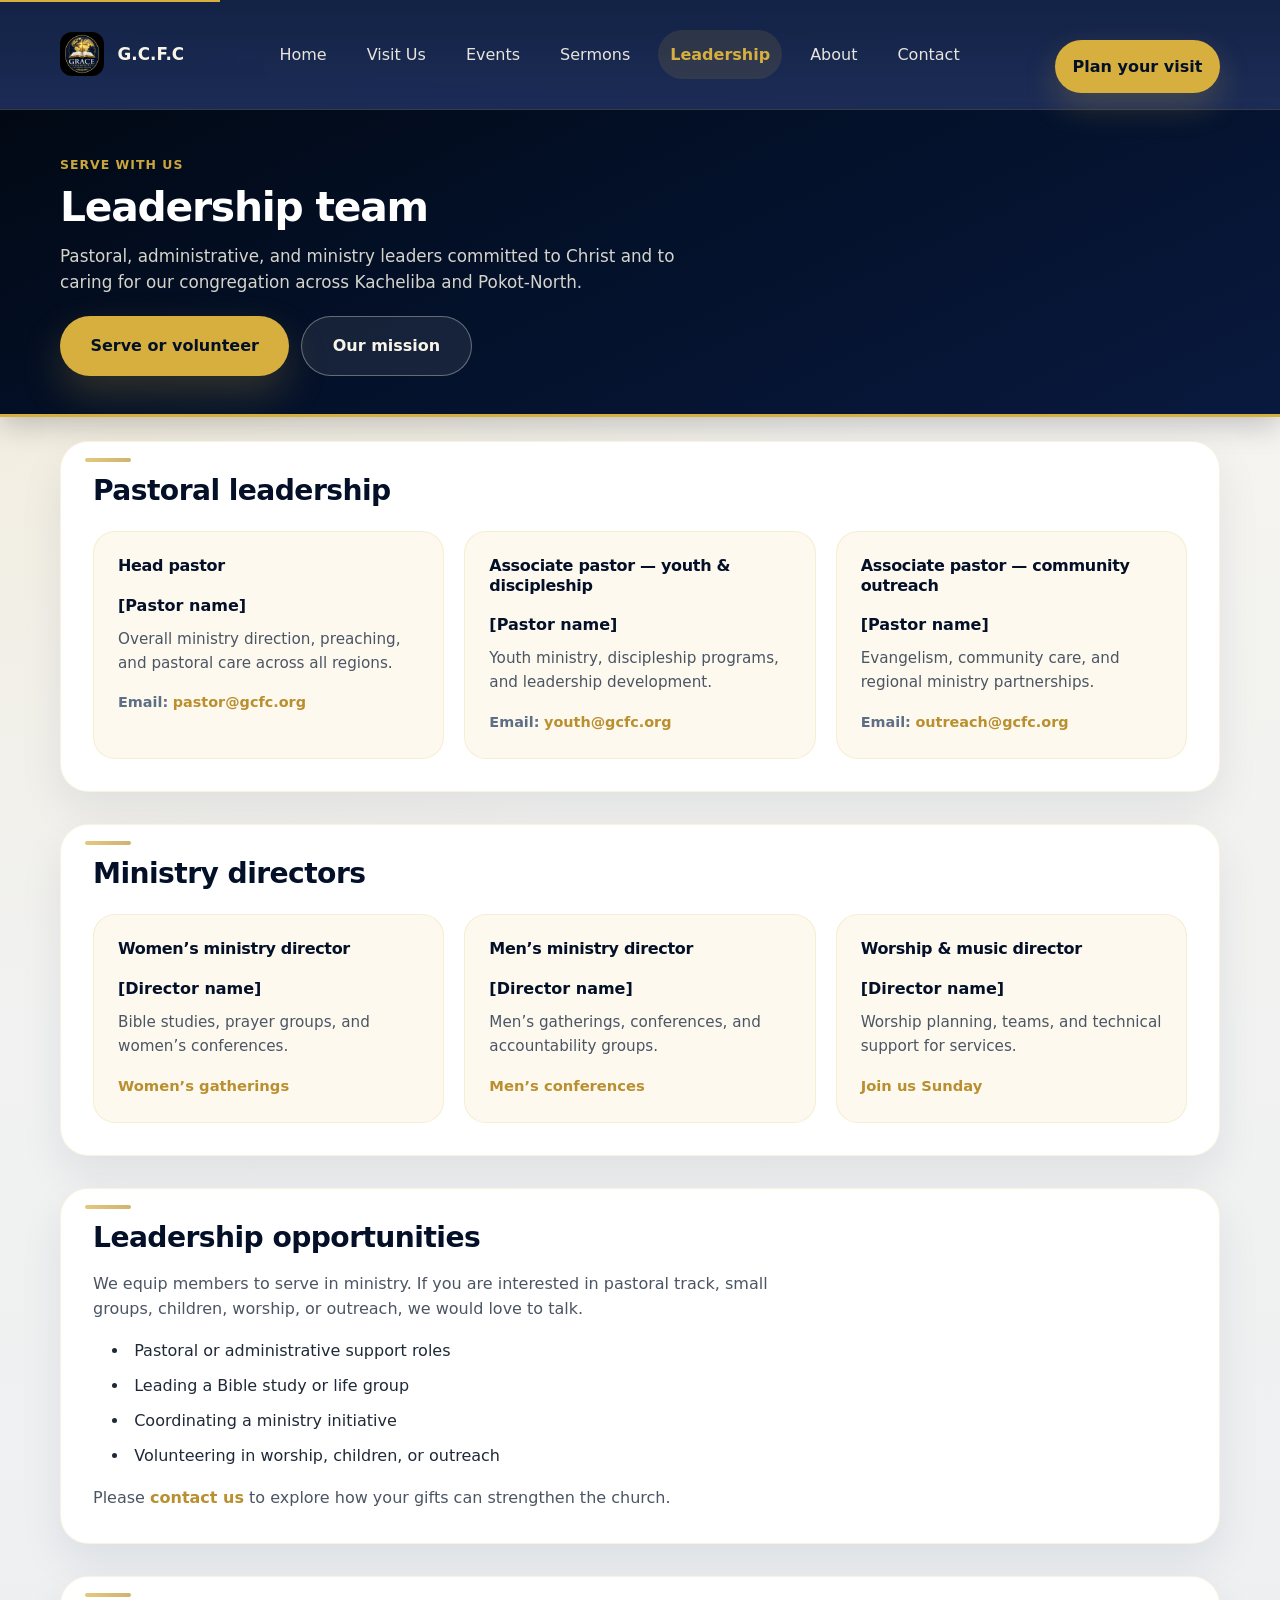
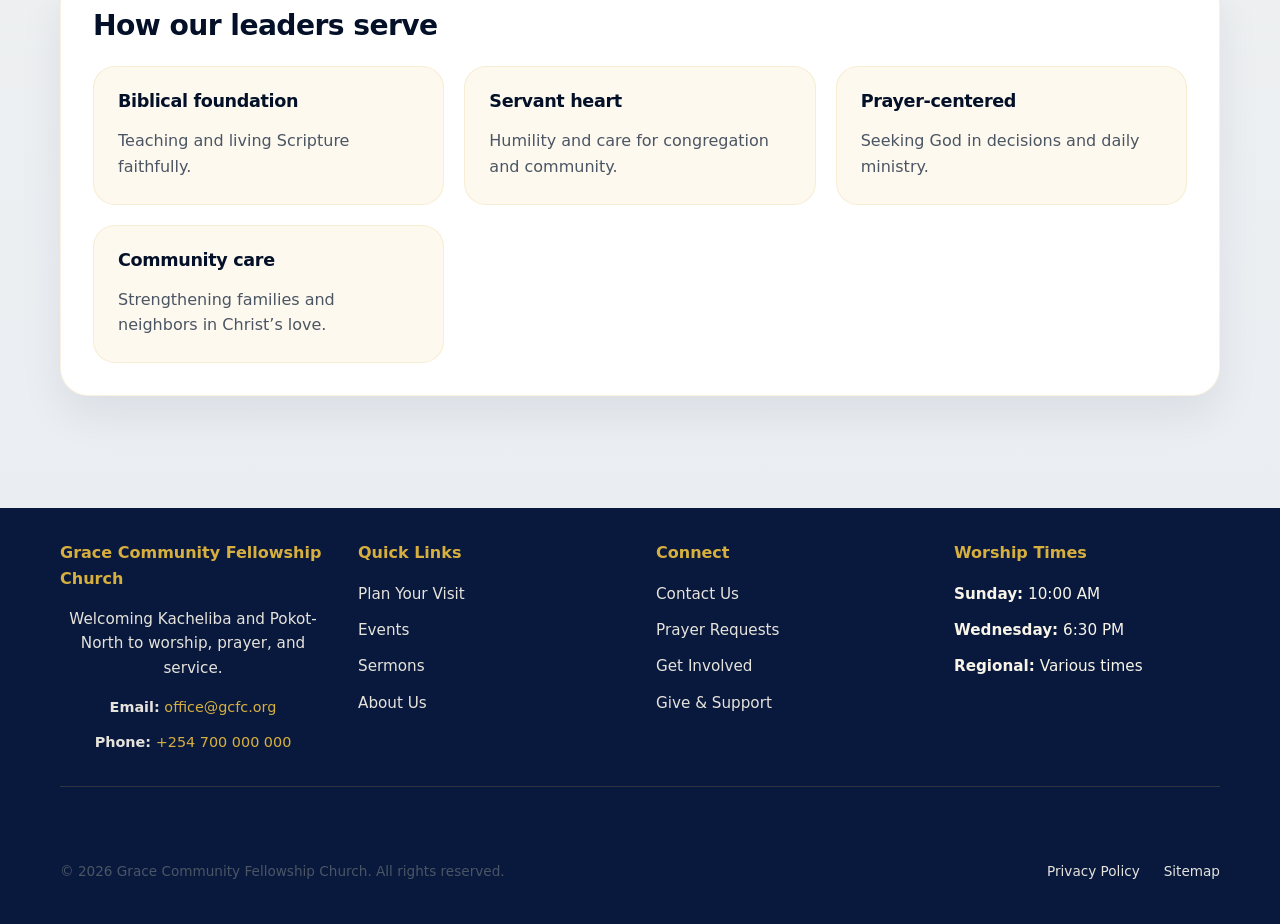
<file: leadership.html>
<!DOCTYPE html>
<html lang="en">
<head>
  <meta charset="UTF-8">
  <meta name="viewport" content="width=device-width, initial-scale=1.0">
  <meta name="description" content="Meet the pastoral and ministry leadership team at Grace Community Fellowship Church serving Kacheliba and Pokot-North.">
  <meta property="og:title" content="Leadership | GCFC">
  <meta property="og:description" content="Meet the pastoral and ministry leadership team at Grace Community Fellowship Church.">
  <meta property="og:type" content="website">
  <meta property="og:image" content="assets/images/logo.jpeg">
  <link rel="icon" type="image/jpeg" href="assets/images/logo.jpeg">
  <title>Leadership | GCFC</title>
  <link rel="stylesheet" href="assets/css/reset.css">
  <link rel="stylesheet" href="assets/css/layout.css">
  <link rel="stylesheet" href="assets/css/components.css">
</head>
<body>
  <div id="header"></div>

  <main id="main-content">
    <header class="page-band">
      <div class="page-width">
        <p class="page-kicker">Serve with us</p>
        <h1>Leadership team</h1>
        <p class="page-lead">Pastoral, administrative, and ministry leaders committed to Christ and to caring for our congregation across Kacheliba and Pokot-North.</p>
        <div class="page-band-actions">
          <a class="button" href="contact.html">Serve or volunteer</a>
          <a class="button button-alt button-on-dark" href="about.html">Our mission</a>
        </div>
      </div>
    </header>

    <div class="page-width content-stack">
      <section class="section-panel">
        <h2>Pastoral leadership</h2>
        <div class="card-grid">
          <div class="section-card leader-card">
            <h3>Head pastor</h3>
            <p class="leader-name">[Pastor name]</p>
            <p class="leader-blurb">Overall ministry direction, preaching, and pastoral care across all regions.</p>
            <p class="leader-contact"><strong>Email:</strong> <a href="mailto:pastor@gcfc.org">pastor@gcfc.org</a></p>
          </div>
          <div class="section-card leader-card">
            <h3>Associate pastor — youth &amp; discipleship</h3>
            <p class="leader-name">[Pastor name]</p>
            <p class="leader-blurb">Youth ministry, discipleship programs, and leadership development.</p>
            <p class="leader-contact"><strong>Email:</strong> <a href="mailto:youth@gcfc.org">youth@gcfc.org</a></p>
          </div>
          <div class="section-card leader-card">
            <h3>Associate pastor — community outreach</h3>
            <p class="leader-name">[Pastor name]</p>
            <p class="leader-blurb">Evangelism, community care, and regional ministry partnerships.</p>
            <p class="leader-contact"><strong>Email:</strong> <a href="mailto:outreach@gcfc.org">outreach@gcfc.org</a></p>
          </div>
        </div>
      </section>

      <section class="section-panel">
        <h2>Ministry directors</h2>
        <div class="card-grid">
          <div class="section-card leader-card">
            <h3>Women’s ministry director</h3>
            <p class="leader-name">[Director name]</p>
            <p class="leader-blurb">Bible studies, prayer groups, and women’s conferences.</p>
            <a class="card-cta" href="events.html">Women’s gatherings</a>
          </div>
          <div class="section-card leader-card">
            <h3>Men’s ministry director</h3>
            <p class="leader-name">[Director name]</p>
            <p class="leader-blurb">Men’s gatherings, conferences, and accountability groups.</p>
            <a class="card-cta" href="events.html">Men’s conferences</a>
          </div>
          <div class="section-card leader-card">
            <h3>Worship &amp; music director</h3>
            <p class="leader-name">[Director name]</p>
            <p class="leader-blurb">Worship planning, teams, and technical support for services.</p>
            <a class="card-cta" href="visit.html">Join us Sunday</a>
          </div>
        </div>
      </section>

      <section class="section-panel">
        <h2>Leadership opportunities</h2>
        <p>We equip members to serve in ministry. If you are interested in pastoral track, small groups, children, worship, or outreach, we would love to talk.</p>
        <ul>
          <li>Pastoral or administrative support roles</li>
          <li>Leading a Bible study or life group</li>
          <li>Coordinating a ministry initiative</li>
          <li>Volunteering in worship, children, or outreach</li>
        </ul>
        <p>Please <a class="text-link-accent" href="contact.html">contact us</a> to explore how your gifts can strengthen the church.</p>
      </section>

      <section class="section-panel">
        <h2>How our leaders serve</h2>
        <div class="card-grid">
          <div class="section-card">
            <h3>Biblical foundation</h3>
            <p>Teaching and living Scripture faithfully.</p>
          </div>
          <div class="section-card">
            <h3>Servant heart</h3>
            <p>Humility and care for congregation and community.</p>
          </div>
          <div class="section-card">
            <h3>Prayer-centered</h3>
            <p>Seeking God in decisions and daily ministry.</p>
          </div>
          <div class="section-card">
            <h3>Community care</h3>
            <p>Strengthening families and neighbors in Christ’s love.</p>
          </div>
        </div>
      </section>
    </div>
  </main>

  <div id="footer"></div>
  <script src="assets/js/script.js"></script>
</body>
</html>
</file>
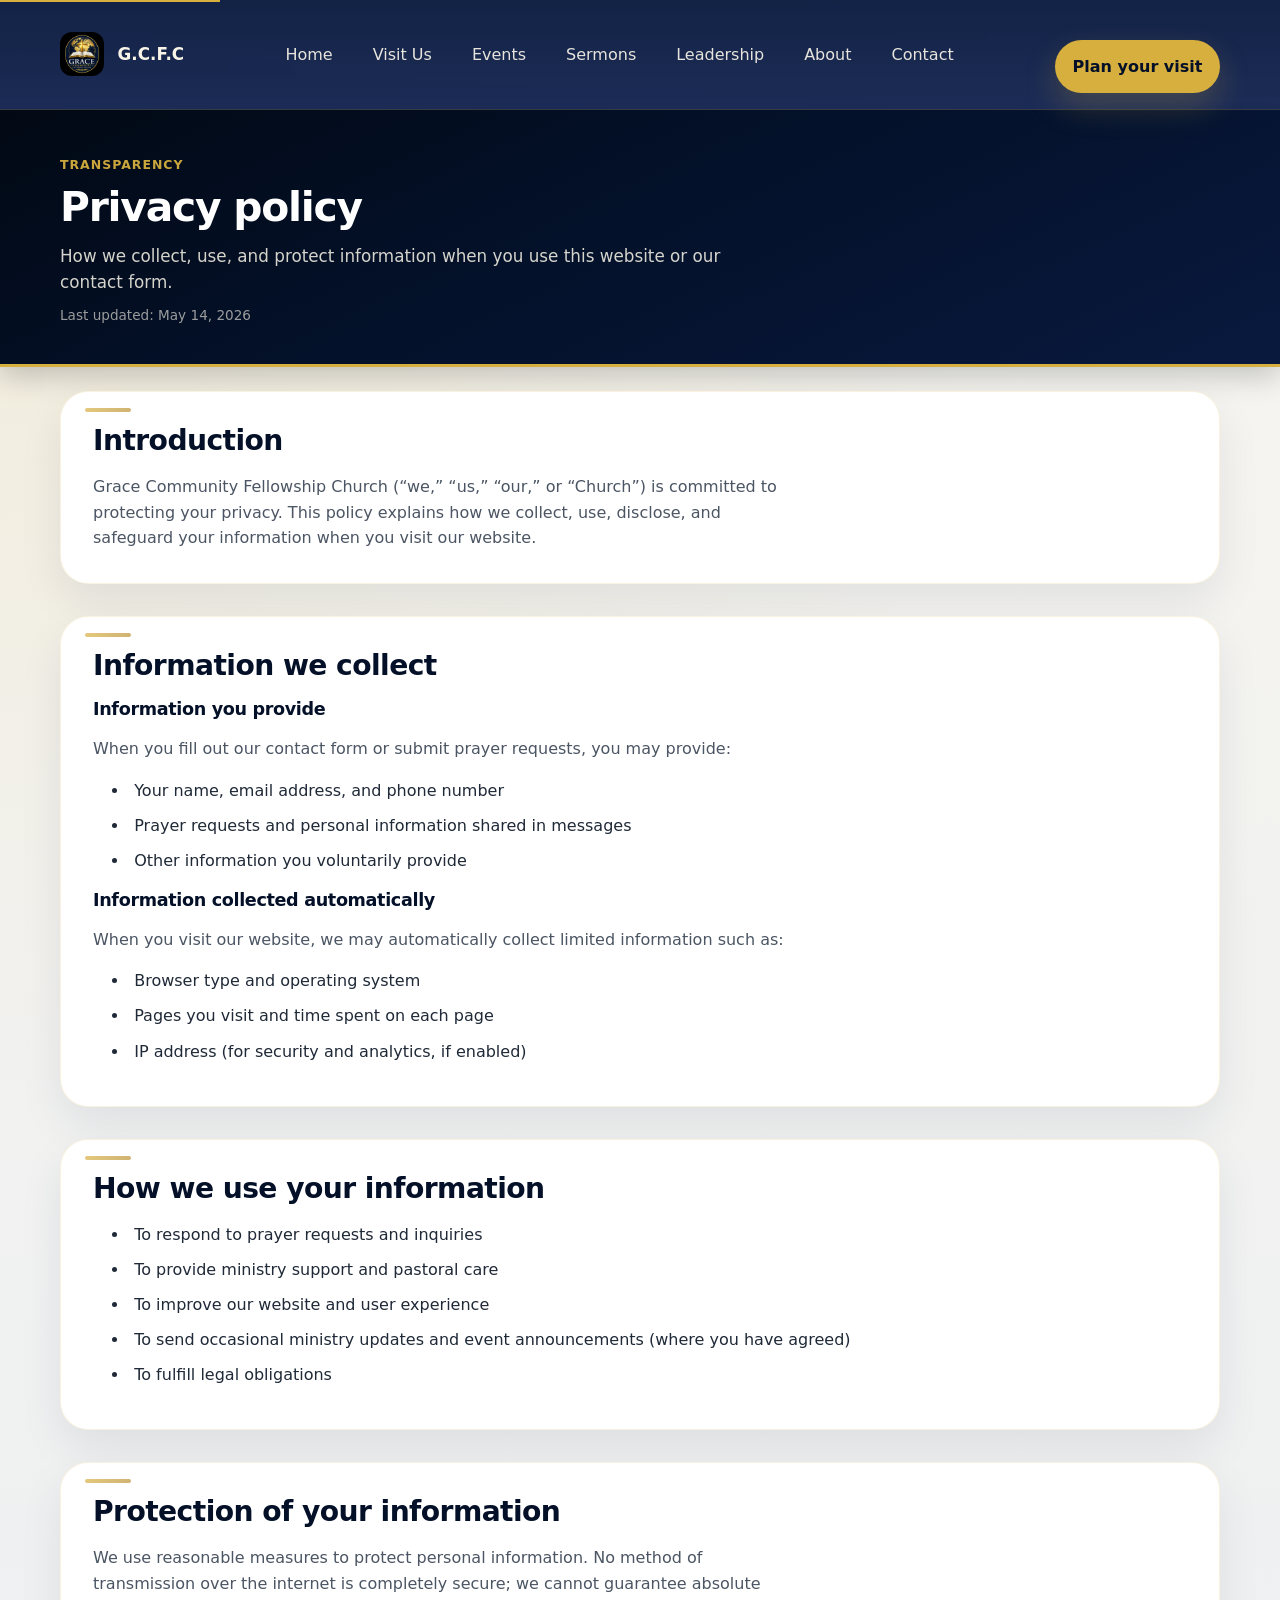
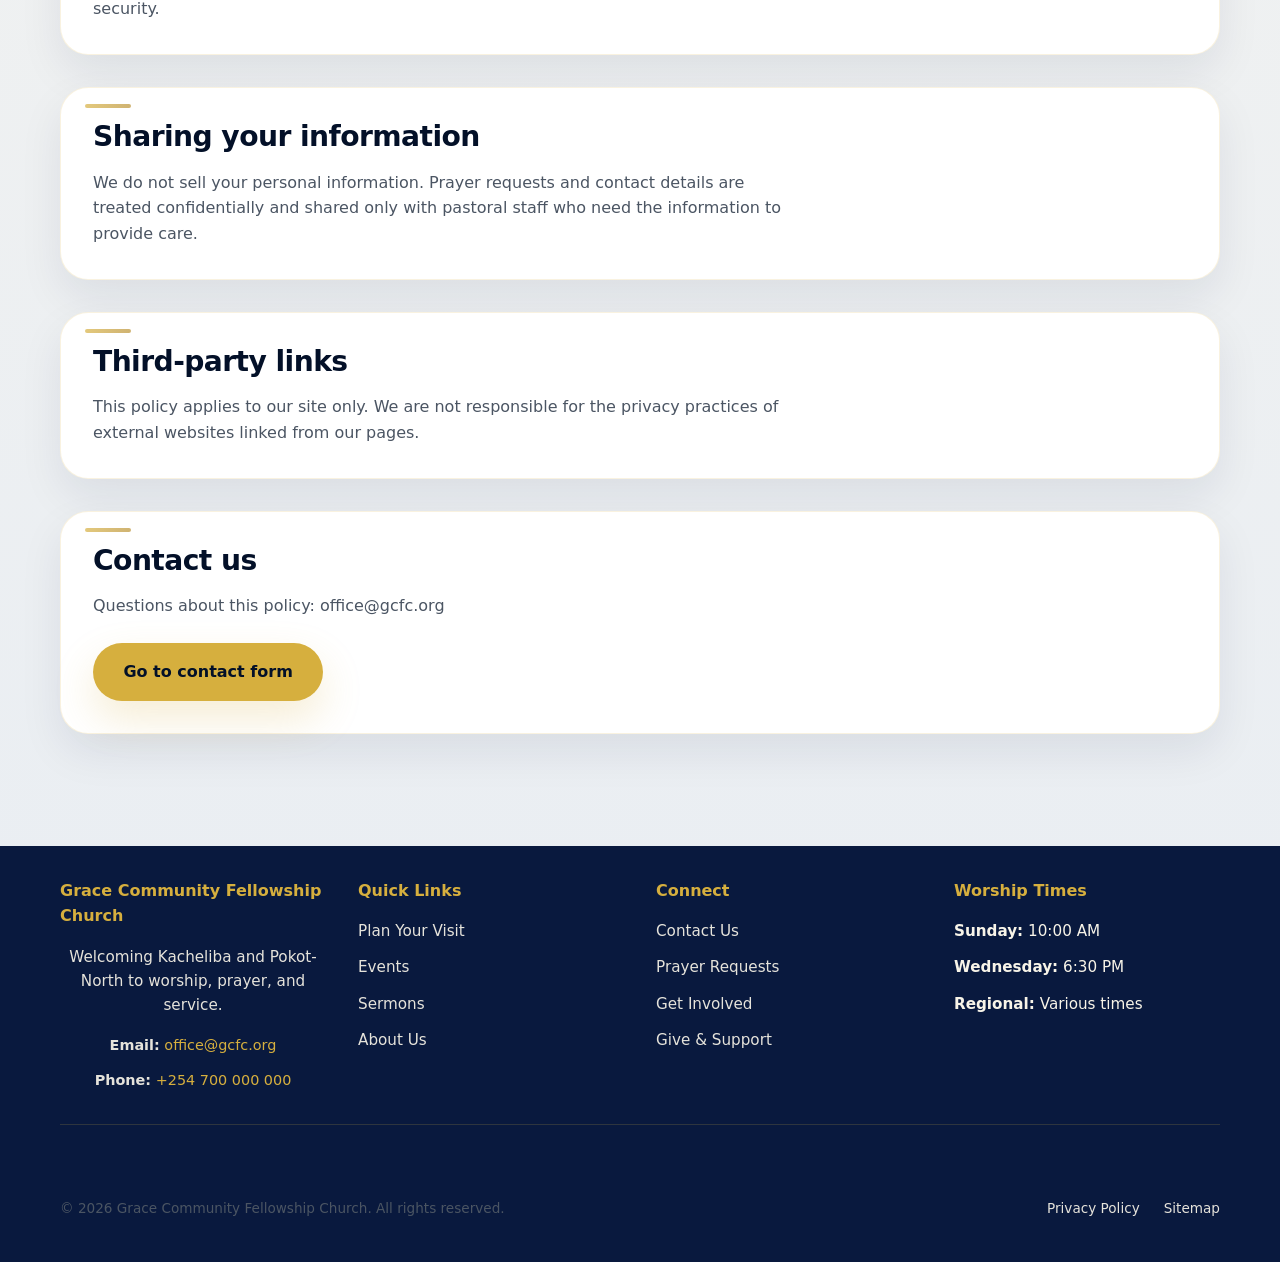
<file: privacy.html>
<!DOCTYPE html>
<html lang="en">
<head>
  <meta charset="UTF-8">
  <meta name="viewport" content="width=device-width, initial-scale=1.0">
  <meta name="description" content="Privacy policy for Grace Community Fellowship Church website.">
  <meta property="og:title" content="Privacy Policy | GCFC">
  <meta property="og:description" content="How Grace Community Fellowship Church handles information you share on this website.">
  <meta property="og:type" content="website">
  <meta property="og:image" content="assets/images/logo.jpeg">
  <title>Privacy Policy | GCFC</title>
  <link rel="icon" type="image/jpeg" href="assets/images/logo.jpeg">
  <link rel="stylesheet" href="assets/css/reset.css">
  <link rel="stylesheet" href="assets/css/layout.css">
  <link rel="stylesheet" href="assets/css/components.css">
</head>
<body>
  <div id="header"></div>

  <main id="main-content">
    <header class="page-band">
      <div class="page-width">
        <p class="page-kicker">Transparency</p>
        <h1>Privacy policy</h1>
        <p class="page-lead">How we collect, use, and protect information when you use this website or our contact form.</p>
        <p class="page-meta">Last updated: May 14, 2026</p>
      </div>
    </header>

    <div class="page-width content-stack">
      <section class="section-panel">
        <h2>Introduction</h2>
        <p>Grace Community Fellowship Church (“we,” “us,” “our,” or “Church”) is committed to protecting your privacy. This policy explains how we collect, use, disclose, and safeguard your information when you visit our website.</p>
      </section>

      <section class="section-panel">
        <h2>Information we collect</h2>
        <h3>Information you provide</h3>
        <p>When you fill out our contact form or submit prayer requests, you may provide:</p>
        <ul>
          <li>Your name, email address, and phone number</li>
          <li>Prayer requests and personal information shared in messages</li>
          <li>Other information you voluntarily provide</li>
        </ul>

        <h3>Information collected automatically</h3>
        <p>When you visit our website, we may automatically collect limited information such as:</p>
        <ul>
          <li>Browser type and operating system</li>
          <li>Pages you visit and time spent on each page</li>
          <li>IP address (for security and analytics, if enabled)</li>
        </ul>
      </section>

      <section class="section-panel">
        <h2>How we use your information</h2>
        <ul>
          <li>To respond to prayer requests and inquiries</li>
          <li>To provide ministry support and pastoral care</li>
          <li>To improve our website and user experience</li>
          <li>To send occasional ministry updates and event announcements (where you have agreed)</li>
          <li>To fulfill legal obligations</li>
        </ul>
      </section>

      <section class="section-panel">
        <h2>Protection of your information</h2>
        <p>We use reasonable measures to protect personal information. No method of transmission over the internet is completely secure; we cannot guarantee absolute security.</p>
      </section>

      <section class="section-panel">
        <h2>Sharing your information</h2>
        <p>We do not sell your personal information. Prayer requests and contact details are treated confidentially and shared only with pastoral staff who need the information to provide care.</p>
      </section>

      <section class="section-panel">
        <h2>Third-party links</h2>
        <p>This policy applies to our site only. We are not responsible for the privacy practices of external websites linked from our pages.</p>
      </section>

      <section class="section-panel">
        <h2>Contact us</h2>
        <p>Questions about this policy: <a href="mailto:office@gcfc.org">office@gcfc.org</a></p>
        <a class="button" href="contact.html">Go to contact form</a>
      </section>
    </div>
  </main>

  <div id="footer"></div>
  <script src="assets/js/script.js"></script>
</body>
</html>
</file>
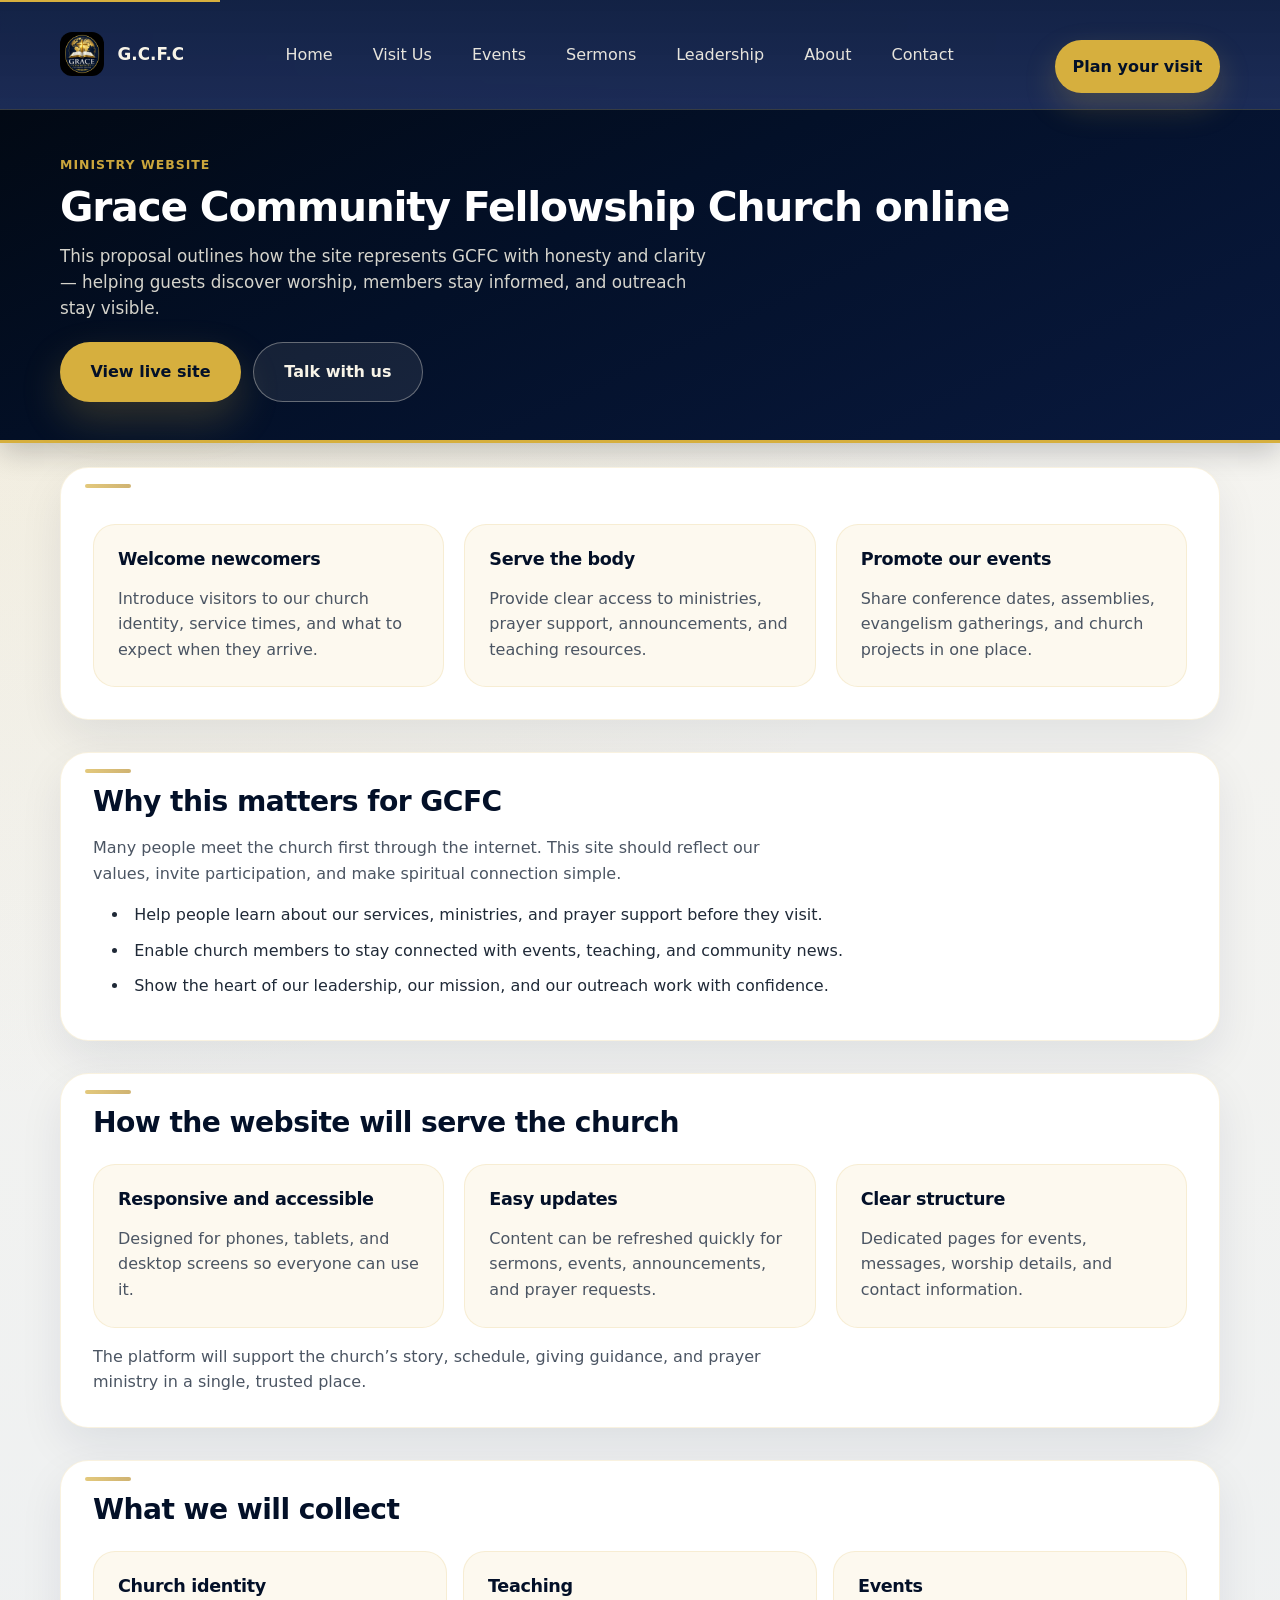
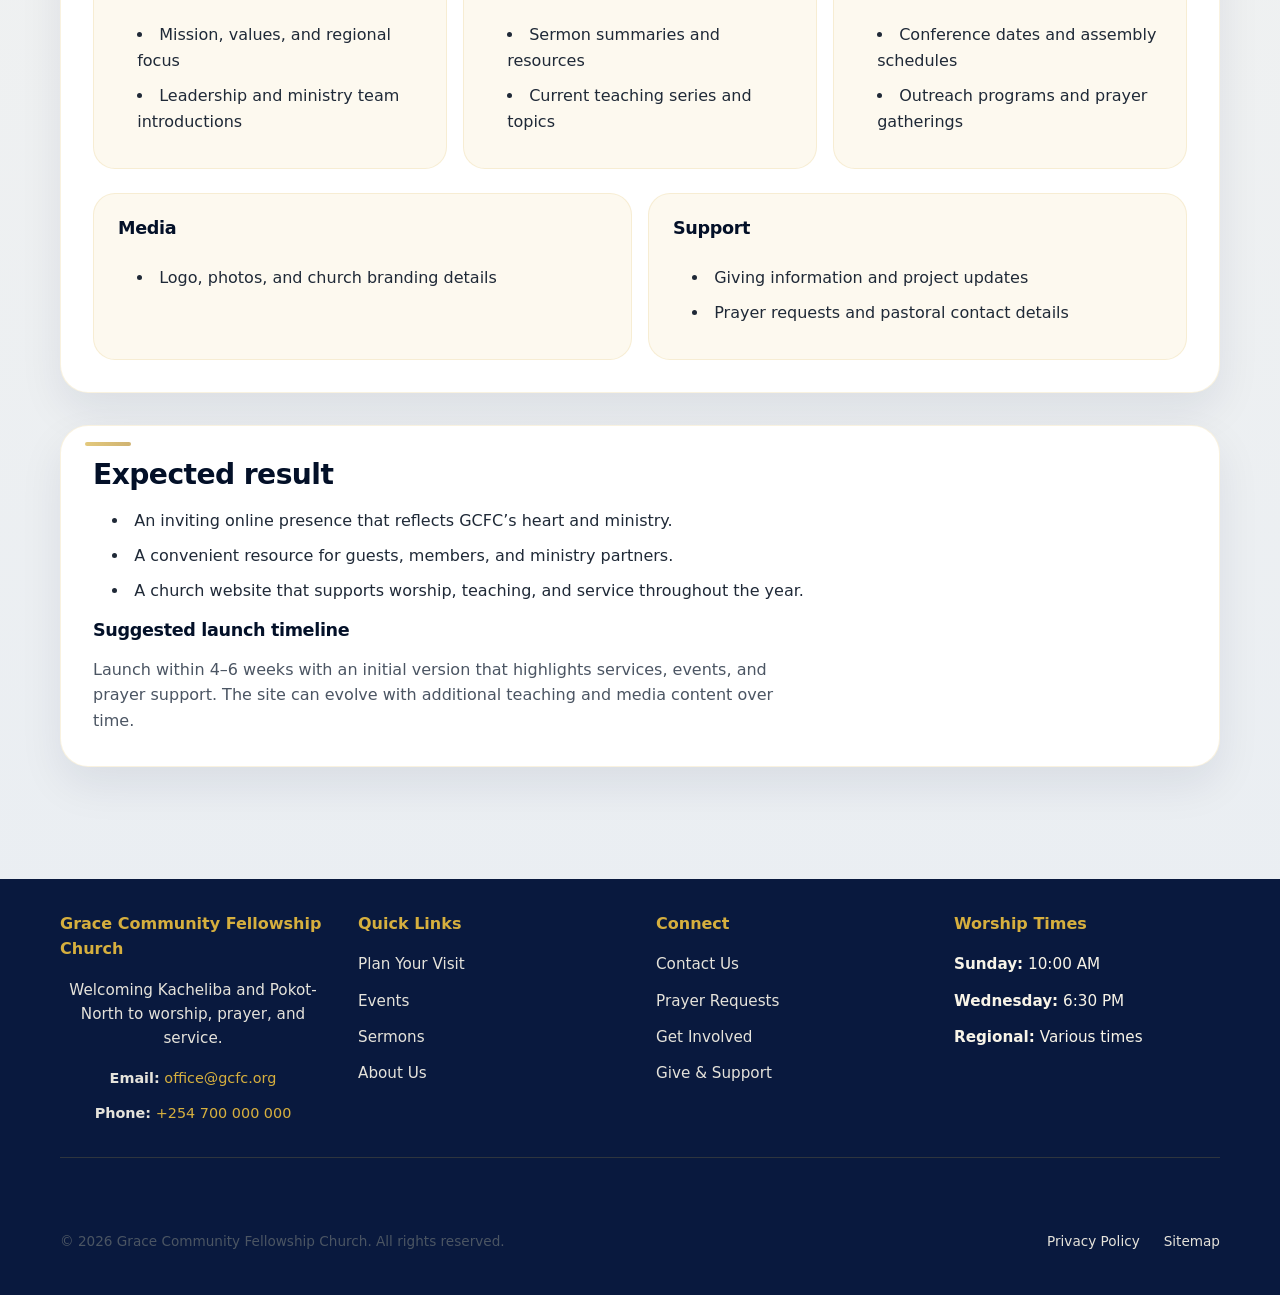
<file: proposal.html>
﻿<!DOCTYPE html>
<html lang="en">
<head>
  <meta charset="UTF-8">
  <meta name="viewport" content="width=device-width, initial-scale=1.0">
  <meta name="description" content="A website proposal for Grace Community Fellowship Church to support worship, teaching, prayer support, and community outreach.">
  <meta property="og:title" content="Church Website Proposal | GCFC">
  <meta property="og:description" content="A website proposal for Grace Community Fellowship Church to support worship, teaching, prayer support, and community outreach.">
  <meta property="og:type" content="website">
  <meta property="og:image" content="assets/images/logo.jpeg">
  <link rel="icon" type="image/jpeg" href="assets/images/logo.jpeg">
  <title>Church Website Proposal | GCFC</title>
  <link rel="stylesheet" href="assets/css/reset.css">
  <link rel="stylesheet" href="assets/css/layout.css">
  <link rel="stylesheet" href="assets/css/components.css">
</head>
<body>
  <div id="header"></div>

  <main id="main-content">
    <header class="page-band">
      <div class="page-width">
        <p class="page-kicker">Ministry website</p>
        <h1>Grace Community Fellowship Church online</h1>
        <p class="page-lead">This proposal outlines how the site represents GCFC with honesty and clarity — helping guests discover worship, members stay informed, and outreach stay visible.</p>
        <div class="page-band-actions">
          <a class="button" href="index.html">View live site</a>
          <a class="button button-alt button-on-dark" href="contact.html">Talk with us</a>
        </div>
      </div>
    </header>

    <div class="page-width content-stack">
    <section class="section-panel">
      <div class="card-grid">
        <div class="section-card">
          <h3>Welcome newcomers</h3>
          <p>Introduce visitors to our church identity, service times, and what to expect when they arrive.</p>
        </div>
        <div class="section-card">
          <h3>Serve the body</h3>
          <p>Provide clear access to ministries, prayer support, announcements, and teaching resources.</p>
        </div>
        <div class="section-card">
          <h3>Promote our events</h3>
          <p>Share conference dates, assemblies, evangelism gatherings, and church projects in one place.</p>
        </div>
      </div>
    </section>

    <section class="section-panel">
      <h2>Why this matters for GCFC</h2>
      <p>Many people meet the church first through the internet. This site should reflect our values, invite participation, and make spiritual connection simple.</p>
      <ul>
        <li>Help people learn about our services, ministries, and prayer support before they visit.</li>
        <li>Enable church members to stay connected with events, teaching, and community news.</li>
        <li>Show the heart of our leadership, our mission, and our outreach work with confidence.</li>
      </ul>
    </section>

    <section class="section-panel">
      <h2>How the website will serve the church</h2>
      <div class="card-grid">
        <div class="section-card">
          <h3>Responsive and accessible</h3>
          <p>Designed for phones, tablets, and desktop screens so everyone can use it.</p>
        </div>
        <div class="section-card">
          <h3>Easy updates</h3>
          <p>Content can be refreshed quickly for sermons, events, announcements, and prayer requests.</p>
        </div>
        <div class="section-card">
          <h3>Clear structure</h3>
          <p>Dedicated pages for events, messages, worship details, and contact information.</p>
        </div>
      </div>
      <p>The platform will support the church’s story, schedule, giving guidance, and prayer ministry in a single, trusted place.</p>
    </section>

    <section class="section-panel">
      <h2>What we will collect</h2>
      <div class="section-summary">
        <div class="section-card">
          <h3>Church identity</h3>
          <ul>
            <li>Mission, values, and regional focus</li>
            <li>Leadership and ministry team introductions</li>
          </ul>
        </div>
        <div class="section-card">
          <h3>Teaching</h3>
          <ul>
            <li>Sermon summaries and resources</li>
            <li>Current teaching series and topics</li>
          </ul>
        </div>
        <div class="section-card">
          <h3>Events</h3>
          <ul>
            <li>Conference dates and assembly schedules</li>
            <li>Outreach programs and prayer gatherings</li>
          </ul>
        </div>
      </div>
      <div class="section-summary">
        <div class="section-card">
          <h3>Media</h3>
          <ul>
            <li>Logo, photos, and church branding details</li>
          </ul>
        </div>
        <div class="section-card">
          <h3>Support</h3>
          <ul>
            <li>Giving information and project updates</li>
            <li>Prayer requests and pastoral contact details</li>
          </ul>
        </div>
      </div>
    </section>

    <section class="section-panel">
      <h2>Expected result</h2>
      <ul>
        <li>An inviting online presence that reflects GCFC’s heart and ministry.</li>
        <li>A convenient resource for guests, members, and ministry partners.</li>
        <li>A church website that supports worship, teaching, and service throughout the year.</li>
      </ul>
      <h3>Suggested launch timeline</h3>
      <p>Launch within 4–6 weeks with an initial version that highlights services, events, and prayer support. The site can evolve with additional teaching and media content over time.</p>
    </section>
    </div>
  </main>

  <div id="footer"></div>
  <script src="assets/js/script.js"></script>
</body>
</html>
</file>
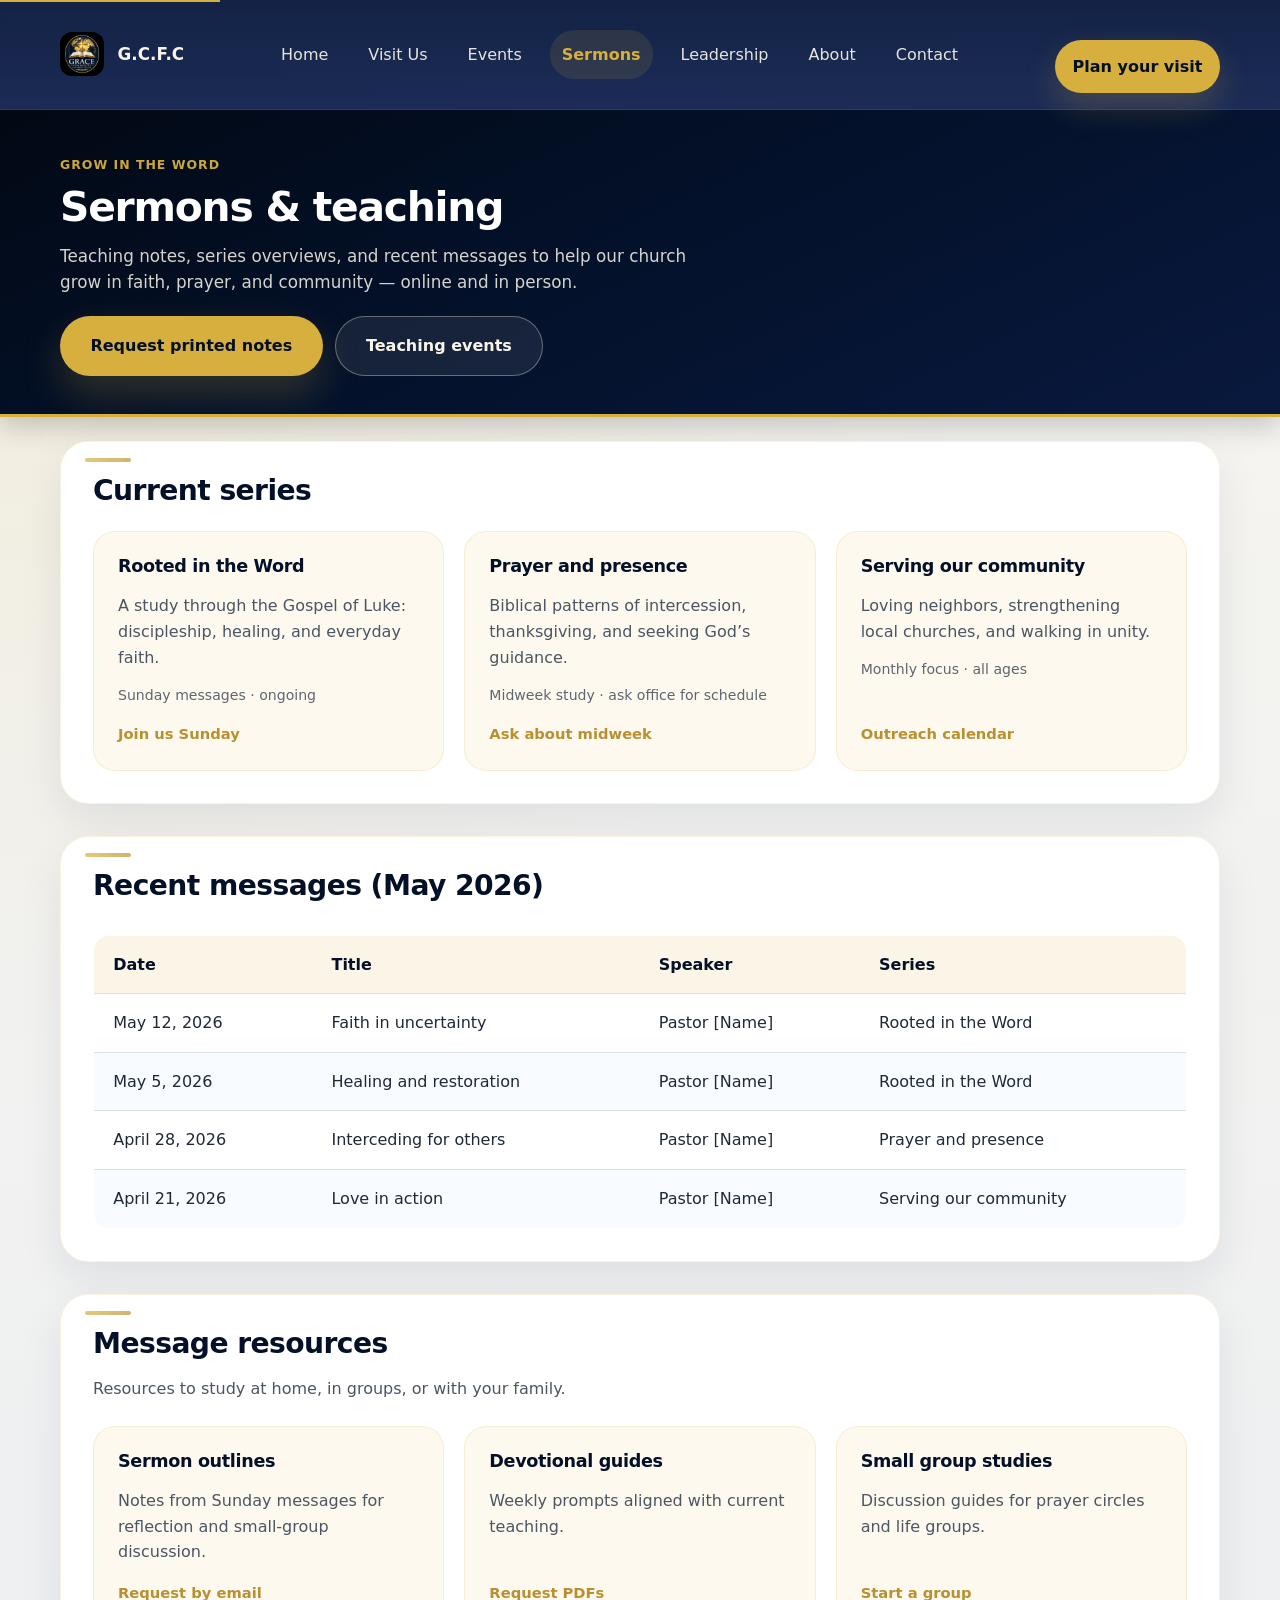
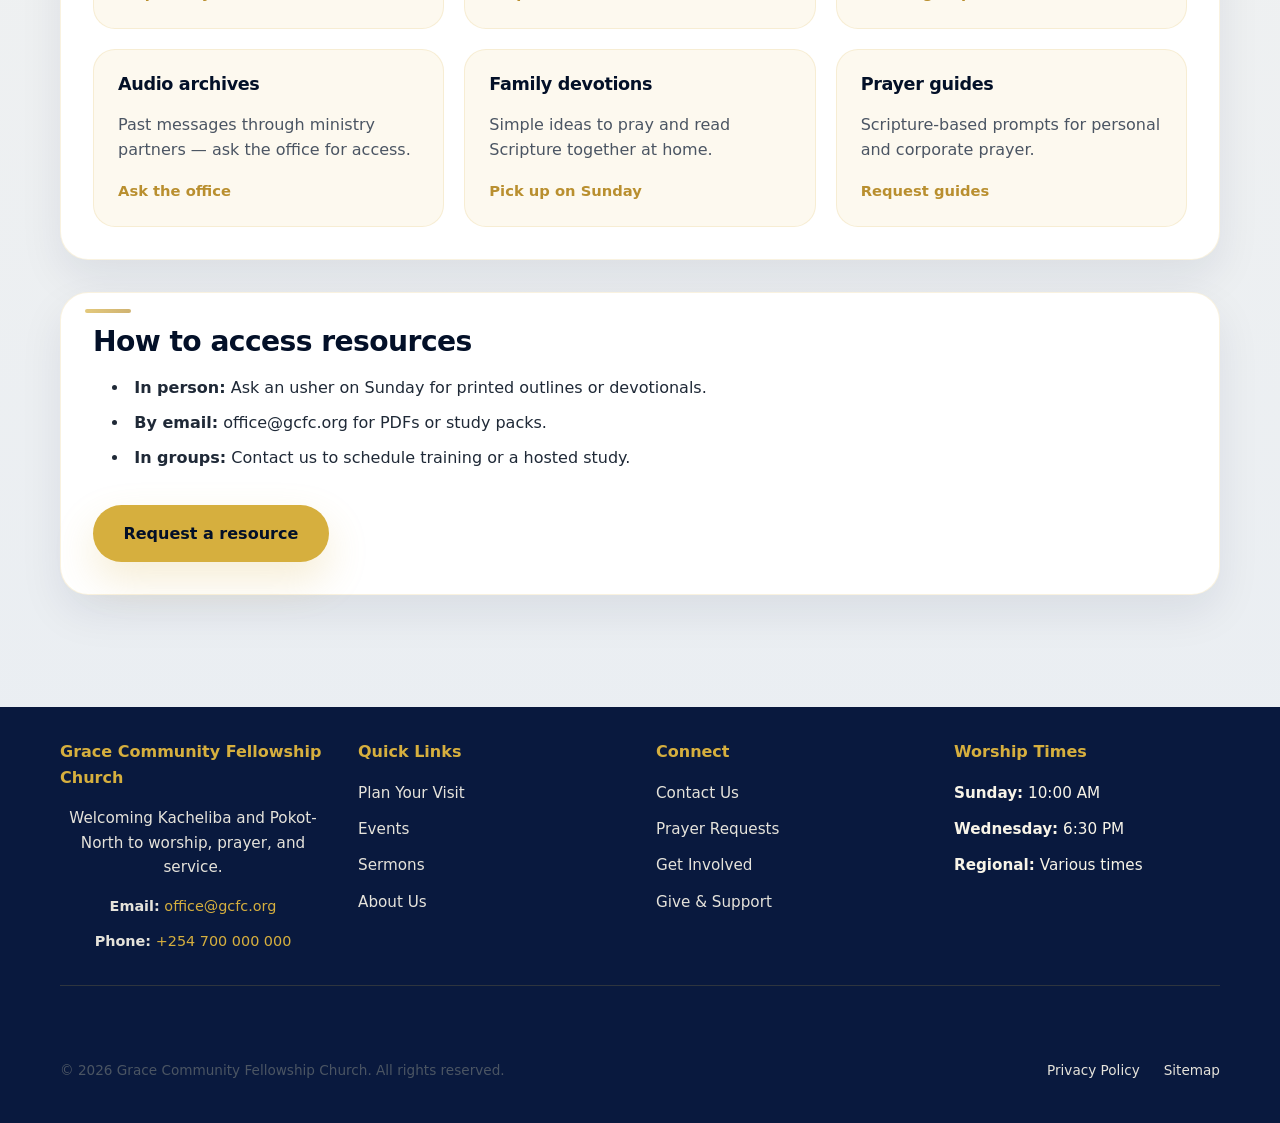
<file: sermons.html>
<!DOCTYPE html>
<html lang="en">
<head>
  <meta charset="UTF-8">
  <meta name="viewport" content="width=device-width, initial-scale=1.0">
  <meta name="description" content="Explore Grace Community Fellowship Church sermons, teaching series, and discipleship resources for Kacheliba and Pokot-North.">
  <meta property="og:title" content="GCFC Sermons and Teaching">
  <meta property="og:description" content="Explore Grace Community Fellowship Church sermons, teaching series, and discipleship resources for Kacheliba and Pokot-North.">
  <meta property="og:type" content="website">
  <meta property="og:image" content="assets/images/logo.jpeg">
  <link rel="icon" type="image/jpeg" href="assets/images/logo.jpeg">
  <title>GCFC Sermons and Teaching</title>
  <link rel="stylesheet" href="assets/css/reset.css">
  <link rel="stylesheet" href="assets/css/layout.css">
  <link rel="stylesheet" href="assets/css/components.css">
</head>
<body>
  <div id="header"></div>

  <main id="main-content">
    <header class="page-band">
      <div class="page-width">
        <p class="page-kicker">Grow in the Word</p>
        <h1>Sermons &amp; teaching</h1>
        <p class="page-lead">Teaching notes, series overviews, and recent messages to help our church grow in faith, prayer, and community — online and in person.</p>
        <div class="page-band-actions">
          <a class="button" href="contact.html">Request printed notes</a>
          <a class="button button-alt button-on-dark" href="events.html">Teaching events</a>
        </div>
      </div>
    </header>

    <div class="page-width content-stack">
      <section class="section-panel">
        <h2>Current series</h2>
        <div class="card-grid">
          <div class="section-card">
            <h3>Rooted in the Word</h3>
            <p>A study through the Gospel of Luke: discipleship, healing, and everyday faith.</p>
            <p class="series-meta">Sunday messages · ongoing</p>
            <a class="card-cta" href="visit.html">Join us Sunday</a>
          </div>
          <div class="section-card">
            <h3>Prayer and presence</h3>
            <p>Biblical patterns of intercession, thanksgiving, and seeking God’s guidance.</p>
            <p class="series-meta">Midweek study · ask office for schedule</p>
            <a class="card-cta" href="contact.html">Ask about midweek</a>
          </div>
          <div class="section-card">
            <h3>Serving our community</h3>
            <p>Loving neighbors, strengthening local churches, and walking in unity.</p>
            <p class="series-meta">Monthly focus · all ages</p>
            <a class="card-cta" href="events.html">Outreach calendar</a>
          </div>
        </div>
      </section>

      <section class="section-panel">
        <h2>Recent messages (May 2026)</h2>
        <div class="data-table-wrap">
          <table class="data-table">
            <thead>
              <tr>
                <th scope="col">Date</th>
                <th scope="col">Title</th>
                <th scope="col">Speaker</th>
                <th scope="col">Series</th>
              </tr>
            </thead>
            <tbody>
              <tr>
                <td>May 12, 2026</td>
                <td>Faith in uncertainty</td>
                <td>Pastor [Name]</td>
                <td>Rooted in the Word</td>
              </tr>
              <tr>
                <td>May 5, 2026</td>
                <td>Healing and restoration</td>
                <td>Pastor [Name]</td>
                <td>Rooted in the Word</td>
              </tr>
              <tr>
                <td>April 28, 2026</td>
                <td>Interceding for others</td>
                <td>Pastor [Name]</td>
                <td>Prayer and presence</td>
              </tr>
              <tr>
                <td>April 21, 2026</td>
                <td>Love in action</td>
                <td>Pastor [Name]</td>
                <td>Serving our community</td>
              </tr>
            </tbody>
          </table>
        </div>
      </section>

      <section class="section-panel">
        <h2>Message resources</h2>
        <p>Resources to study at home, in groups, or with your family.</p>
        <div class="card-grid">
          <div class="section-card">
            <h3>Sermon outlines</h3>
            <p>Notes from Sunday messages for reflection and small-group discussion.</p>
            <a class="card-cta" href="contact.html">Request by email</a>
          </div>
          <div class="section-card">
            <h3>Devotional guides</h3>
            <p>Weekly prompts aligned with current teaching.</p>
            <a class="card-cta" href="contact.html">Request PDFs</a>
          </div>
          <div class="section-card">
            <h3>Small group studies</h3>
            <p>Discussion guides for prayer circles and life groups.</p>
            <a class="card-cta" href="contact.html">Start a group</a>
          </div>
          <div class="section-card">
            <h3>Audio archives</h3>
            <p>Past messages through ministry partners — ask the office for access.</p>
            <a class="card-cta" href="contact.html">Ask the office</a>
          </div>
          <div class="section-card">
            <h3>Family devotions</h3>
            <p>Simple ideas to pray and read Scripture together at home.</p>
            <a class="card-cta" href="visit.html">Pick up on Sunday</a>
          </div>
          <div class="section-card">
            <h3>Prayer guides</h3>
            <p>Scripture-based prompts for personal and corporate prayer.</p>
            <a class="card-cta" href="contact.html">Request guides</a>
          </div>
        </div>
      </section>

      <section class="section-panel">
        <h2>How to access resources</h2>
        <ul>
          <li><strong>In person:</strong> Ask an usher on Sunday for printed outlines or devotionals.</li>
          <li><strong>By email:</strong> <a href="mailto:office@gcfc.org">office@gcfc.org</a> for PDFs or study packs.</li>
          <li><strong>In groups:</strong> Contact us to schedule training or a hosted study.</li>
        </ul>
        <a class="button" href="contact.html">Request a resource</a>
      </section>
    </div>
  </main>

  <div id="footer"></div>
  <script src="assets/js/script.js"></script>
</body>
</html>
</file>
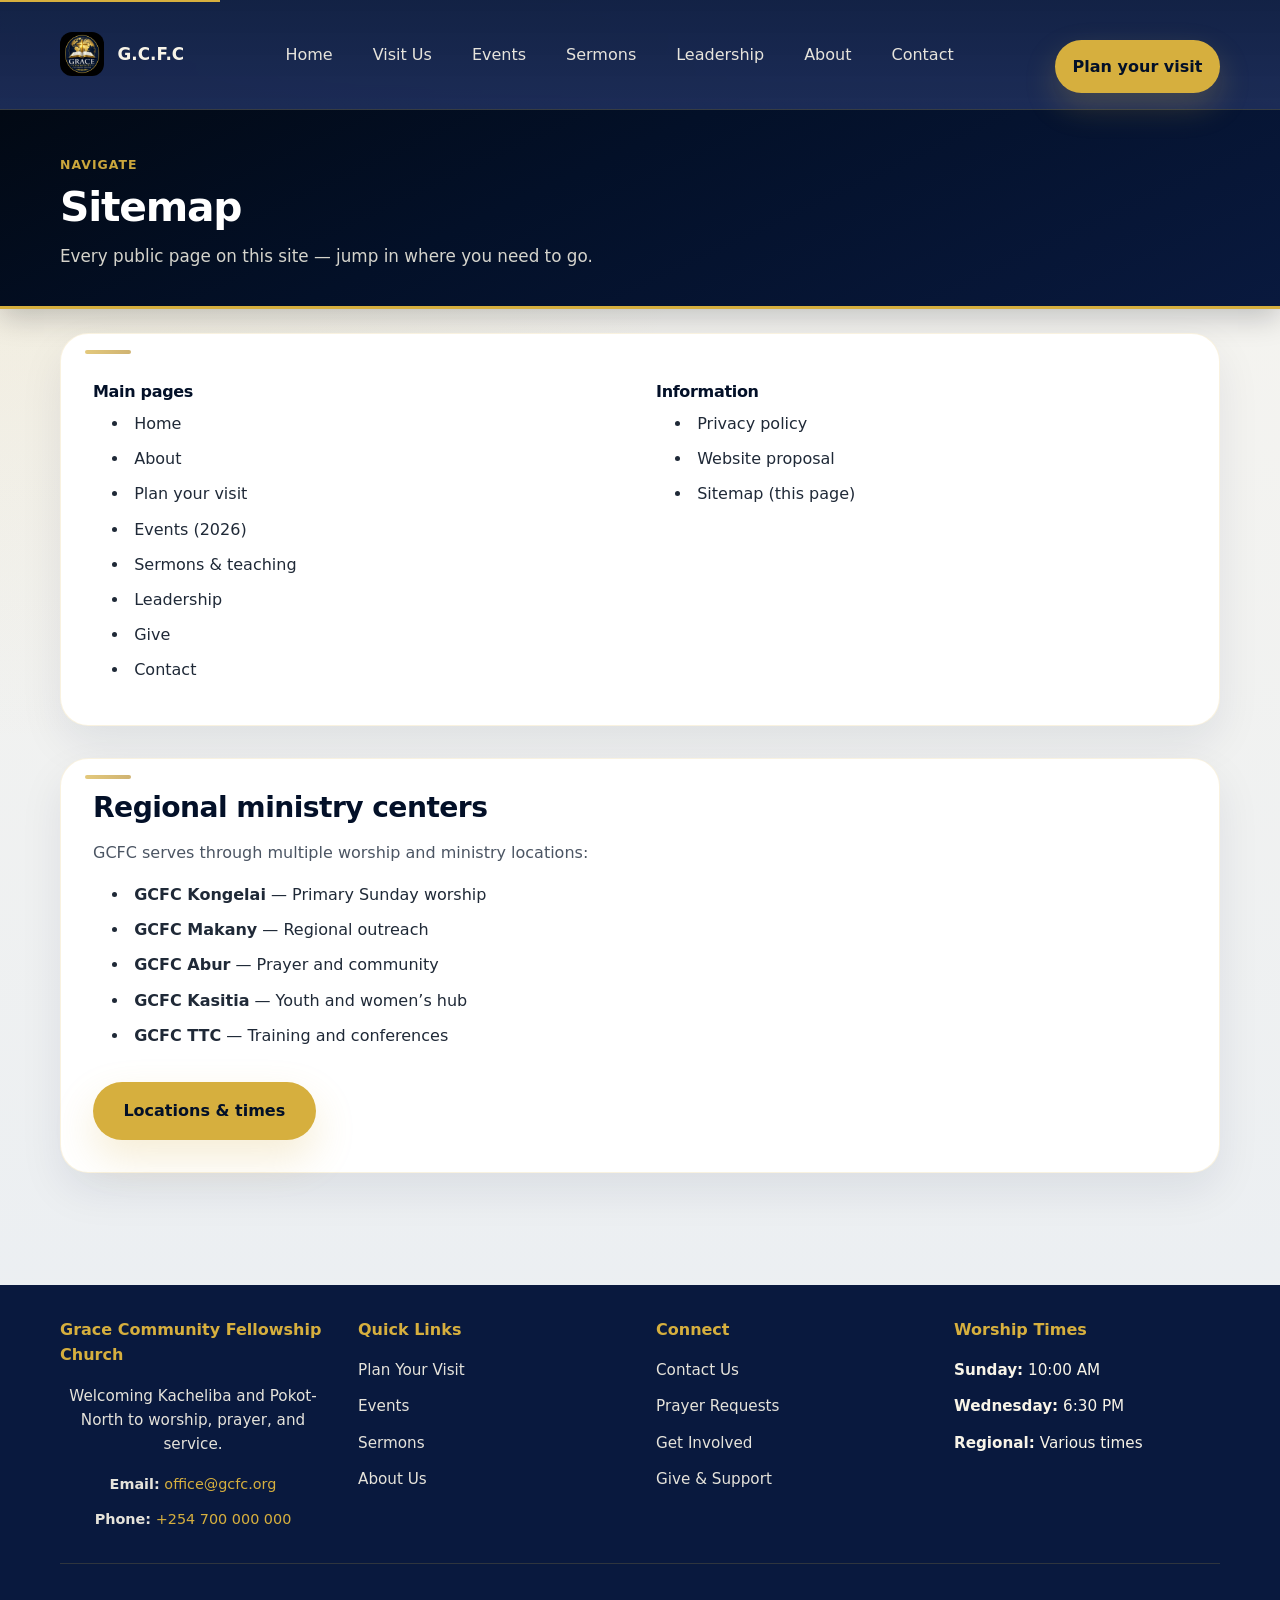
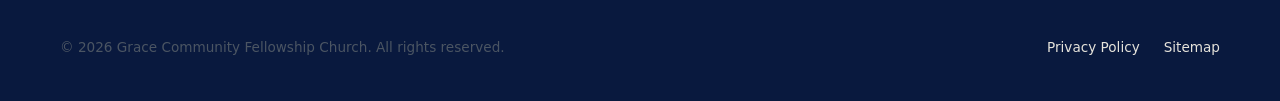
<file: sitemap.html>
<!DOCTYPE html>
<html lang="en">
<head>
  <meta charset="UTF-8">
  <meta name="viewport" content="width=device-width, initial-scale=1.0">
  <meta name="description" content="Sitemap for Grace Community Fellowship Church website - browse all pages.">
  <meta property="og:title" content="Sitemap | GCFC">
  <meta property="og:description" content="Browse all pages on the Grace Community Fellowship Church website.">
  <meta property="og:type" content="website">
  <meta property="og:image" content="assets/images/logo.jpeg">
  <title>Sitemap | GCFC</title>
  <link rel="icon" type="image/jpeg" href="assets/images/logo.jpeg">
  <link rel="stylesheet" href="assets/css/reset.css">
  <link rel="stylesheet" href="assets/css/layout.css">
  <link rel="stylesheet" href="assets/css/components.css">
</head>
<body>
  <div id="header"></div>

  <main id="main-content">
    <header class="page-band">
      <div class="page-width">
        <p class="page-kicker">Navigate</p>
        <h1>Sitemap</h1>
        <p class="page-lead">Every public page on this site — jump in where you need to go.</p>
      </div>
    </header>

    <div class="page-width content-stack">
      <section class="section-panel">
        <div class="sitemap-columns">
          <div>
            <h3>Main pages</h3>
            <ul>
              <li><a href="index.html">Home</a></li>
              <li><a href="about.html">About</a></li>
              <li><a href="visit.html">Plan your visit</a></li>
              <li><a href="events.html">Events (2026)</a></li>
              <li><a href="sermons.html">Sermons &amp; teaching</a></li>
              <li><a href="leadership.html">Leadership</a></li>
              <li><a href="give.html">Give</a></li>
              <li><a href="contact.html">Contact</a></li>
            </ul>
          </div>
          <div>
            <h3>Information</h3>
            <ul>
              <li><a href="privacy.html">Privacy policy</a></li>
              <li><a href="proposal.html">Website proposal</a></li>
              <li><a href="sitemap.html">Sitemap</a> (this page)</li>
            </ul>
          </div>
        </div>
      </section>

      <section class="section-panel">
        <h2>Regional ministry centers</h2>
        <p>GCFC serves through multiple worship and ministry locations:</p>
        <ul>
          <li><strong>GCFC Kongelai</strong> — Primary Sunday worship</li>
          <li><strong>GCFC Makany</strong> — Regional outreach</li>
          <li><strong>GCFC Abur</strong> — Prayer and community</li>
          <li><strong>GCFC Kasitia</strong> — Youth and women’s hub</li>
          <li><strong>GCFC TTC</strong> — Training and conferences</li>
        </ul>
        <a class="button" href="visit.html">Locations &amp; times</a>
      </section>
    </div>
  </main>

  <div id="footer"></div>
  <script src="assets/js/script.js"></script>
</body>
</html>
</file>
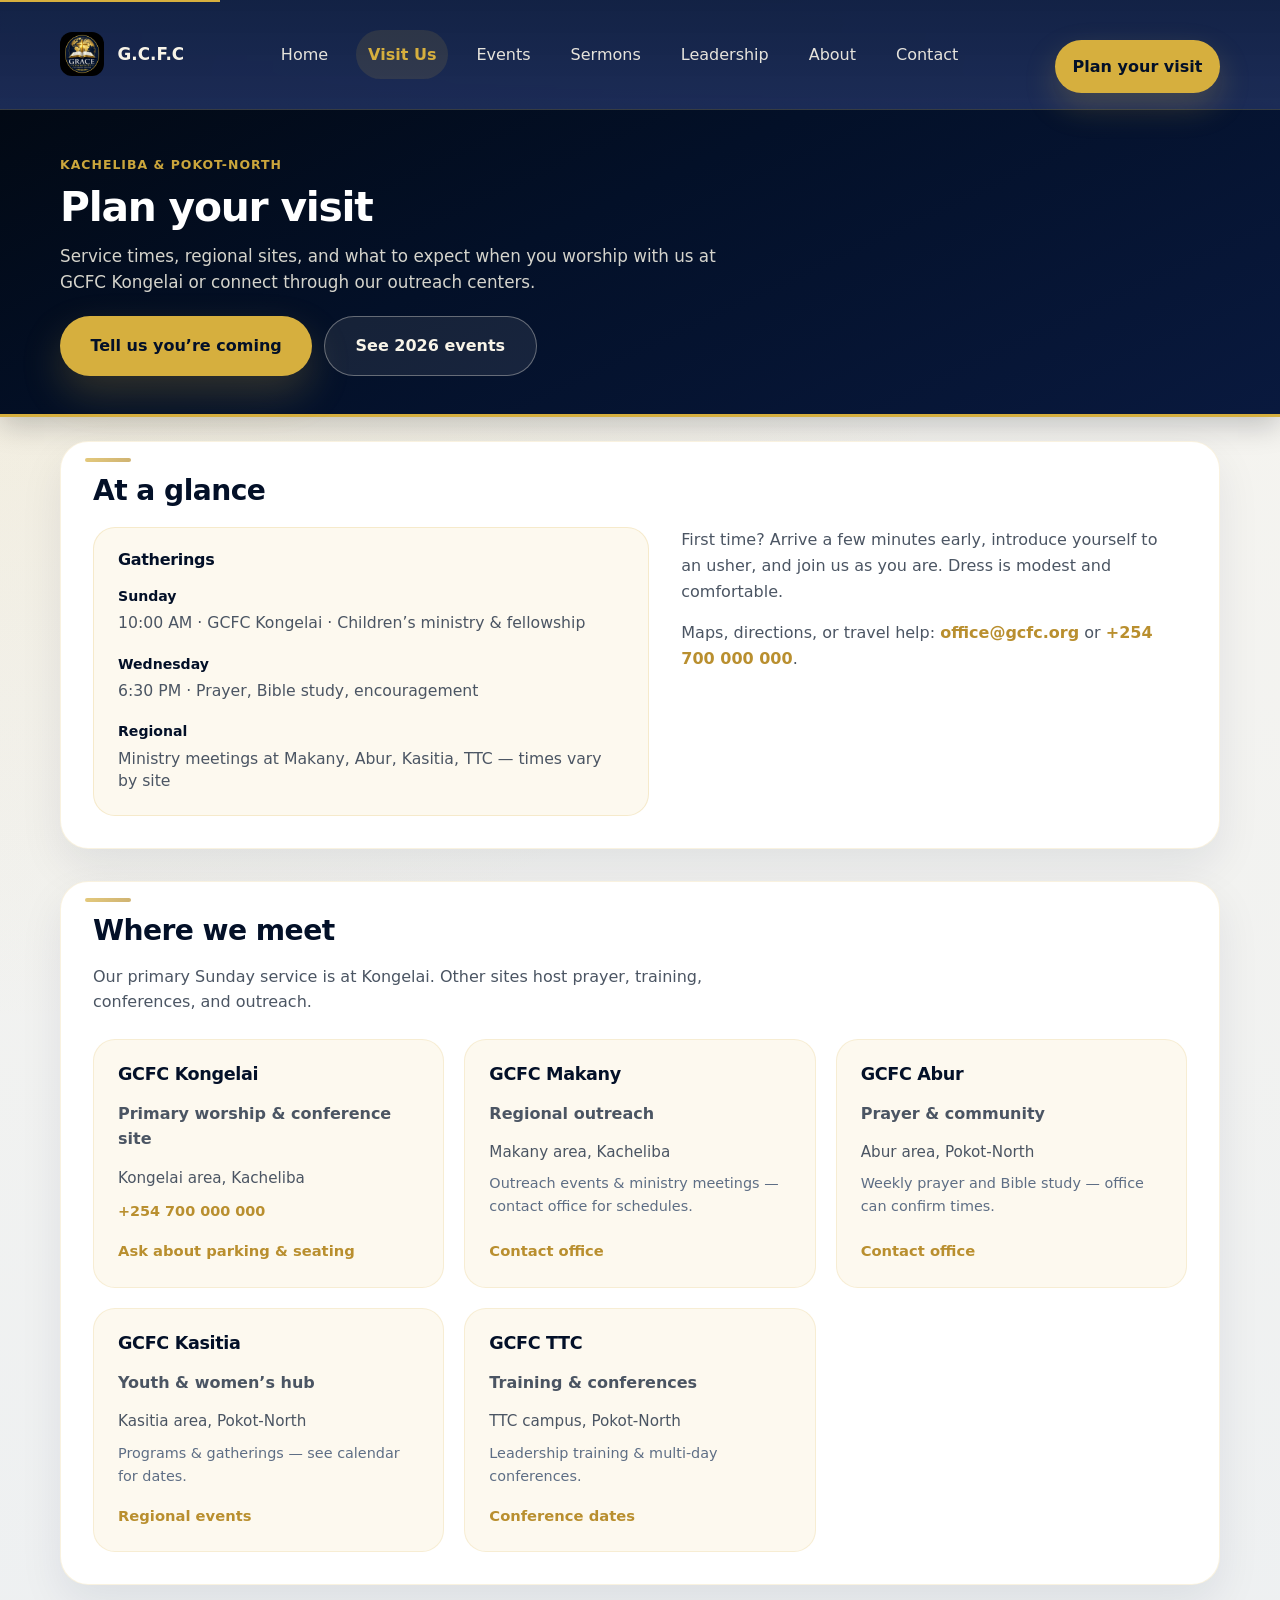
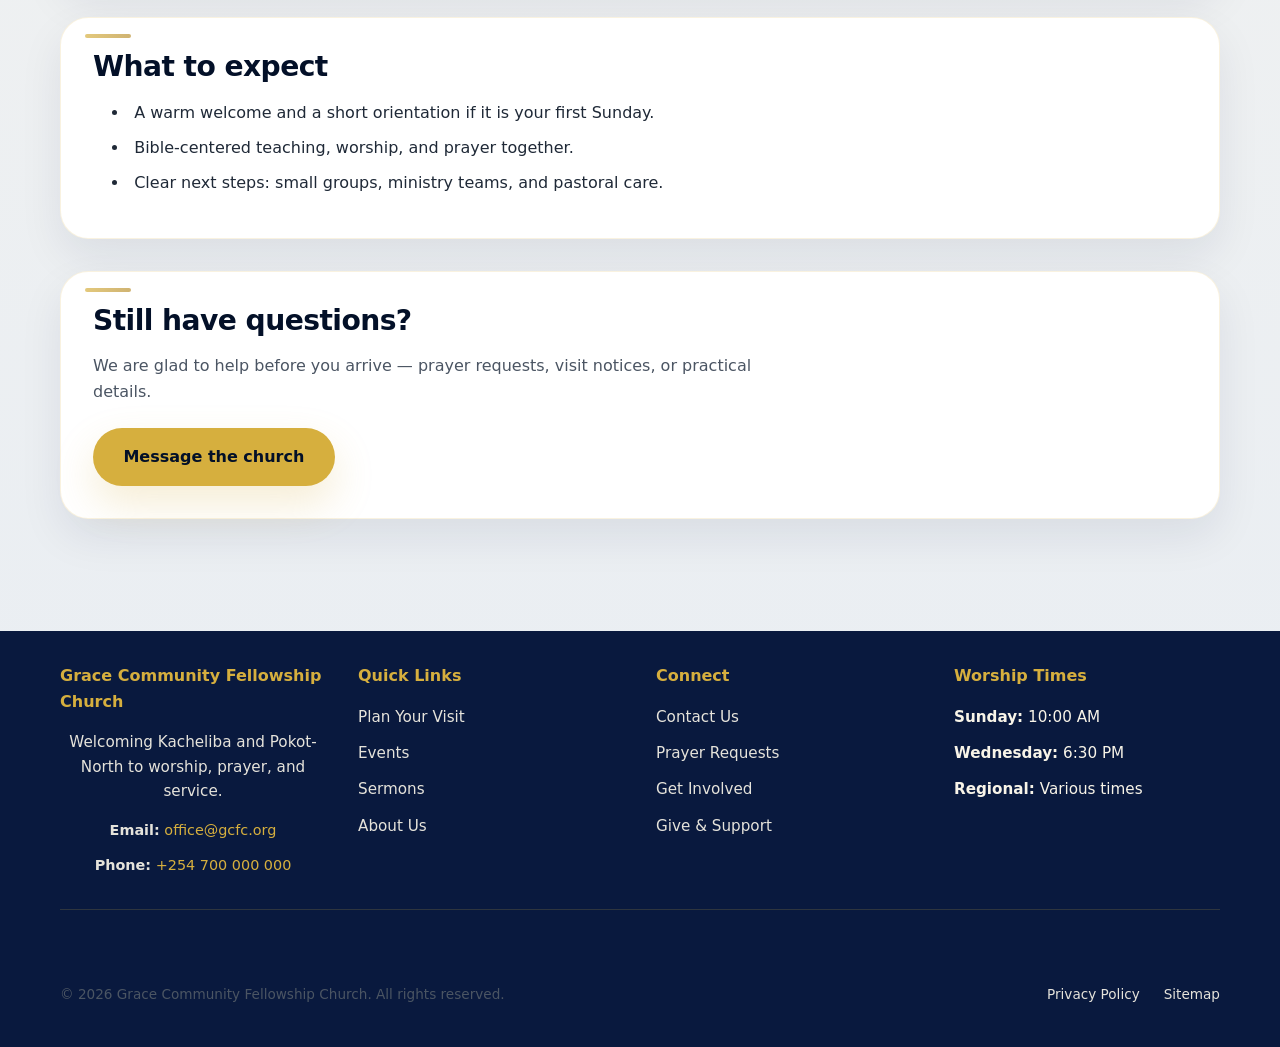
<file: visit.html>
<!DOCTYPE html>
<html lang="en">
<head>
  <meta charset="UTF-8">
  <meta name="viewport" content="width=device-width, initial-scale=1.0">
  <meta name="description" content="Plan your visit to Grace Community Fellowship Church with service times, locations, and what to expect on your first visit.">
  <meta property="og:title" content="Plan Your Visit | GCFC">
  <meta property="og:description" content="Plan your visit to Grace Community Fellowship Church with service times, locations, and what to expect on your first visit.">
  <meta property="og:type" content="website">
  <meta property="og:image" content="assets/images/logo.jpeg">
  <link rel="icon" type="image/jpeg" href="assets/images/logo.jpeg">
  <title>Plan Your Visit | GCFC</title>
  <link rel="stylesheet" href="assets/css/reset.css">
  <link rel="stylesheet" href="assets/css/layout.css">
  <link rel="stylesheet" href="assets/css/components.css">
</head>
<body>
  <div id="header"></div>

  <main id="main-content">
    <header class="page-band">
      <div class="page-width">
        <p class="page-kicker">Kacheliba &amp; Pokot-North</p>
        <h1>Plan your visit</h1>
        <p class="page-lead">Service times, regional sites, and what to expect when you worship with us at GCFC Kongelai or connect through our outreach centers.</p>
        <div class="page-band-actions">
          <a class="button" href="contact.html">Tell us you’re coming</a>
          <a class="button button-alt button-on-dark" href="events.html">See 2026 events</a>
        </div>
      </div>
    </header>

    <div class="page-width content-stack">
      <section class="section-panel">
        <h2>At a glance</h2>
        <div class="visit-bento">
          <div class="visit-bento__facts">
            <h3 class="visit-bento__heading">Gatherings</h3>
            <dl class="visit-facts">
              <div>
                <dt>Sunday</dt>
                <dd>10:00 AM · GCFC Kongelai · Children’s ministry &amp; fellowship</dd>
              </div>
              <div>
                <dt>Wednesday</dt>
                <dd>6:30 PM · Prayer, Bible study, encouragement</dd>
              </div>
              <div>
                <dt>Regional</dt>
                <dd>Ministry meetings at Makany, Abur, Kasitia, TTC — times vary by site</dd>
              </div>
            </dl>
          </div>
          <div class="visit-bento__aside">
            <p>First time? Arrive a few minutes early, introduce yourself to an usher, and join us as you are. Dress is modest and comfortable.</p>
            <p>Maps, directions, or travel help: <a href="mailto:office@gcfc.org">office@gcfc.org</a> or <a href="tel:+254700000000">+254 700 000 000</a>.</p>
          </div>
        </div>
      </section>

      <section class="section-panel">
        <h2>Where we meet</h2>
        <p>Our primary Sunday service is at Kongelai. Other sites host prayer, training, conferences, and outreach.</p>
        <div class="card-grid">
          <div class="section-card">
            <h3>GCFC Kongelai</h3>
            <p><strong>Primary worship &amp; conference site</strong></p>
            <p class="location-card__meta">Kongelai area, Kacheliba</p>
            <p class="location-card__contact"><a href="tel:+254700000000">+254 700 000 000</a></p>
            <a class="card-cta" href="contact.html">Ask about parking &amp; seating</a>
          </div>
          <div class="section-card">
            <h3>GCFC Makany</h3>
            <p><strong>Regional outreach</strong></p>
            <p class="location-card__meta">Makany area, Kacheliba</p>
            <p class="location-card__hint">Outreach events &amp; ministry meetings — contact office for schedules.</p>
            <a class="card-cta" href="contact.html">Contact office</a>
          </div>
          <div class="section-card">
            <h3>GCFC Abur</h3>
            <p><strong>Prayer &amp; community</strong></p>
            <p class="location-card__meta">Abur area, Pokot-North</p>
            <p class="location-card__hint">Weekly prayer and Bible study — office can confirm times.</p>
            <a class="card-cta" href="contact.html">Contact office</a>
          </div>
          <div class="section-card">
            <h3>GCFC Kasitia</h3>
            <p><strong>Youth &amp; women’s hub</strong></p>
            <p class="location-card__meta">Kasitia area, Pokot-North</p>
            <p class="location-card__hint">Programs &amp; gatherings — see calendar for dates.</p>
            <a class="card-cta" href="events.html">Regional events</a>
          </div>
          <div class="section-card">
            <h3>GCFC TTC</h3>
            <p><strong>Training &amp; conferences</strong></p>
            <p class="location-card__meta">TTC campus, Pokot-North</p>
            <p class="location-card__hint">Leadership training &amp; multi-day conferences.</p>
            <a class="card-cta" href="events.html">Conference dates</a>
          </div>
        </div>
      </section>

      <section class="section-panel">
        <h2>What to expect</h2>
        <ul>
          <li>A warm welcome and a short orientation if it is your first Sunday.</li>
          <li>Bible-centered teaching, worship, and prayer together.</li>
          <li>Clear next steps: small groups, ministry teams, and pastoral care.</li>
        </ul>
      </section>

      <section class="section-panel">
        <h2>Still have questions?</h2>
        <p>We are glad to help before you arrive — prayer requests, visit notices, or practical details.</p>
        <a class="button" href="contact.html">Message the church</a>
      </section>
    </div>
  </main>

  <div id="footer"></div>
  <script src="assets/js/script.js"></script>
</body>
</html>
</file>
<file: assets/css/layout.css>
﻿:root {
  --brand: #09193e;
  --brand-dark: #031028;
  --gold: #d6af3e;
  --gold-dark: #b98f2f;
  --surface: #ffffff;
  --muted: #5f6571;
  --border: #dcdfe4;
  --soft: #f7f5ef;
  --bg-light: #f8f7f4;
  --text-strong: #1f2937;
  --surface-soft: rgba(255, 255, 255, 0.92);
}
html {
  scroll-behavior: smooth;
}
body {
  min-height: 100vh;
  background: radial-gradient(circle at top left, rgba(214, 175, 62, 0.14), transparent 35%), linear-gradient(180deg, #f7f5ef 0%, #e8edf3 100%);
  font-family: Inter, system-ui, -apple-system, BlinkMacSystemFont, "Segoe UI", sans-serif;
  color: var(--text-strong);
}
.page-width {
  width: min(1160px, calc(100% - 2rem));
  margin: 0 auto;
}
main {
  padding: 2.5rem 0 4rem;
}
main:has(> .page-band) {
  padding-top: 0;
}
.section-intro {
  max-width: 840px;
}
.section-intro p {
  margin-top: 1rem;
  color: #475266;
  font-size: 1.05rem;
}
.section-intro h2 {
  margin-bottom: 0.75rem;
  letter-spacing: -0.03em;
}
.section-header {
  display: flex;
  align-items: baseline;
  justify-content: space-between;
  gap: 1rem;
  flex-wrap: wrap;
}
.section-header p {
  margin-top: 0.5rem;
  color: #5b6a82;
}
h1, h2, h3 {
  line-height: 1.2;
  letter-spacing: -0.02em;
}
h1 {
  font-size: clamp(2.4rem, 5vw, 4rem);
  margin-bottom: 1rem;
}
h2 {
  margin-top: 2rem;
  font-size: clamp(1.6rem, 2.2vw, 2rem);
  color: var(--brand-dark);
}
h3 {
  margin-top: 1rem;
  font-size: 1.1rem;
  color: var(--brand-dark);
}
p {
  margin-top: 1rem;
  color: #4b5563;
  max-width: 70ch;
}
ul {
  margin-top: 1rem;
  padding-left: 1.2rem;
}
li {
  margin: 0.6rem 0;
}
.button {
  display: inline-flex;
  align-items: center;
  justify-content: center;
  margin-top: 1.5rem;
  padding: 1rem 1.9rem;
  background: var(--gold);
  color: var(--brand-dark);
  border-radius: 999px;
  text-decoration: none;
  font-weight: 700;
  box-shadow: 0 18px 40px rgba(214, 175, 62, 0.22);
  transition: transform 0.2s ease, background 0.2s ease, box-shadow 0.2s ease, color 0.2s ease;
}
.button:hover,
.button:focus-visible {
  transform: translateY(-1px);
  background: var(--gold-dark);
  box-shadow: 0 22px 44px rgba(214, 175, 62, 0.26);
}
.button-alt {
  background: #fff;
  color: var(--brand-dark);
  border: 1px solid rgba(9, 25, 62, 0.14);
  box-shadow: 0 14px 34px rgba(45, 55, 72, 0.1);
}
.button-alt:hover,
.button-alt:focus-visible {
  background: #f8f4e7;
}
.button-group {
  display: flex;
  flex-wrap: wrap;
  gap: 0.75rem;
  margin-top: 1.5rem;
}
.hero {
  min-height: 0;
  display: block;
  padding: 3.5rem 0 2.5rem;
  background: radial-gradient(circle at top left, rgba(214, 175, 62, 0.18), transparent 28%), radial-gradient(circle at top right, rgba(9, 25, 62, 0.25), transparent 35%), #f8f7f4;
}
.home-hero-editorial.hero {
  min-height: 52vh;
  display: grid;
  align-items: center;
  padding: 4rem 0 3.25rem;
  background: linear-gradient(155deg, #020914 0%, var(--brand-dark) 38%, var(--brand) 72%, #0c1f4a 100%);
  border-bottom: 3px solid var(--gold);
  box-shadow: 0 12px 40px rgba(2, 9, 20, 0.35);
}
.home-hero-inner {
  max-width: 720px;
  margin: 0 auto;
  text-align: center;
}
.hero-mark {
  width: 72px;
  height: 72px;
  border-radius: 18px;
  object-fit: cover;
  border: 2px solid rgba(214, 175, 62, 0.55);
  box-shadow: 0 12px 28px rgba(0, 0, 0, 0.35);
  margin: 0 auto 1.25rem;
  display: block;
}
.home-hero-editorial .hero-kicker {
  margin: 0 0 0.75rem;
  font-size: 0.82rem;
  font-weight: 600;
  letter-spacing: 0.06em;
  text-transform: uppercase;
  color: rgba(214, 175, 62, 0.95);
  line-height: 1.4;
}
.home-hero-editorial h1 {
  color: #fff;
  margin-bottom: 0.75rem;
  text-wrap: balance;
}
.home-hero-editorial .hero-lead {
  margin: 0 auto;
  max-width: 52ch;
  font-size: 1.12rem;
  line-height: 1.55;
  color: rgba(248, 244, 232, 0.88);
}
.home-hero-actions.button-group {
  justify-content: center;
  margin-top: 1.75rem;
}
.home-hero-editorial .button {
  margin-top: 0;
}
.home-hero-editorial .button-on-dark {
  background: rgba(255, 255, 255, 0.08);
  color: #f8f4e8;
  border: 1px solid rgba(248, 244, 232, 0.35);
  box-shadow: none;
}
.home-hero-editorial .button-on-dark:hover,
.home-hero-editorial .button-on-dark:focus-visible {
  background: rgba(255, 255, 255, 0.16);
  color: #fff;
}
.hero-belief {
  margin: 1.75rem auto 0;
  max-width: 48ch;
  font-size: 0.98rem;
  line-height: 1.5;
  color: rgba(248, 244, 232, 0.78);
}
.hero-belief a {
  color: var(--gold);
  font-weight: 700;
  text-decoration: none;
  border-bottom: 1px solid rgba(214, 175, 62, 0.5);
}
.hero-belief a:hover,
.hero-belief a:focus-visible {
  color: #fff;
  border-bottom-color: #fff;
}
.hero-quick-links {
  display: flex;
  flex-wrap: wrap;
  gap: 0.5rem 0.6rem;
  justify-content: center;
  margin-top: 1.75rem;
  padding: 0;
}
.hero-quick-links a {
  display: inline-flex;
  align-items: center;
  padding: 0.55rem 1rem;
  border-radius: 999px;
  font-size: 0.88rem;
  font-weight: 600;
  text-decoration: none;
  color: rgba(248, 244, 232, 0.95);
  background: rgba(255, 255, 255, 0.06);
  border: 1px solid rgba(248, 244, 232, 0.2);
  transition: background 0.2s ease, border-color 0.2s ease, color 0.2s ease;
}
.hero-quick-links a:hover,
.hero-quick-links a:focus-visible {
  background: rgba(214, 175, 62, 0.22);
  border-color: rgba(214, 175, 62, 0.55);
  color: #fff;
}
.hero-quick-links a:focus-visible {
  outline: 2px solid var(--gold);
  outline-offset: 2px;
}
.home-split {
  display: grid;
  grid-template-columns: minmax(0, 1fr) minmax(0, 1fr);
  gap: 2rem 2.5rem;
  align-items: start;
}
.home-split__col h2 {
  margin-top: 0;
}
.home-split__col p {
  max-width: 52ch;
}
.home-connect-lede {
  margin-top: 0.5rem !important;
  color: #5b6a82;
  font-size: 1rem;
}
.home-link-stack {
  list-style: none;
  padding: 0;
  margin: 1.25rem 0 0;
  display: grid;
  gap: 0.5rem;
}
.home-link-stack a {
  display: grid;
  gap: 0.2rem;
  padding: 1rem 1.15rem;
  border-radius: 18px;
  background: #fdf9ef;
  border: 1px solid rgba(214, 175, 62, 0.22);
  text-decoration: none;
  color: inherit;
  transition: transform 0.2s ease, box-shadow 0.2s ease, border-color 0.2s ease;
}
.home-link-stack a:hover,
.home-link-stack a:focus-visible {
  transform: translateY(-2px);
  box-shadow: 0 14px 28px rgba(9, 25, 62, 0.08);
  border-color: rgba(214, 175, 62, 0.4);
}
.home-link-stack a:focus-visible {
  outline: 2px solid var(--brand-dark);
  outline-offset: 2px;
}
.home-link-stack__title {
  font-weight: 700;
  color: var(--brand-dark);
}
.home-link-stack__meta {
  font-size: 0.88rem;
  color: #5f6571;
}
.home-quote {
  margin: 0;
  padding: 1.5rem 1.75rem;
  border-left: 4px solid var(--gold);
  border-radius: 0 20px 20px 0;
  background: linear-gradient(90deg, rgba(214, 175, 62, 0.12), transparent 55%);
}
.home-quote p {
  margin: 0;
  font-size: 1.15rem;
  font-style: italic;
  color: var(--brand-dark);
  max-width: none;
}
.home-quote footer {
  display: block;
  margin-top: 0.85rem;
  font-size: 0.95rem;
  font-style: normal;
  font-weight: 600;
  color: #5f6571;
}
.home-quote--inline {
  margin: 1.75rem 0 0;
  padding: 1.25rem 1.35rem;
  text-align: left;
  border-radius: 0 16px 16px 0;
  background: linear-gradient(90deg, rgba(214, 175, 62, 0.1), transparent 50%);
}
.home-quote--inline p {
  font-size: 1.05rem;
}
.home-quote--inline footer {
  margin-top: 0.65rem;
}
.data-table-wrap {
  margin-top: 1rem;
  overflow-x: auto;
  -webkit-overflow-scrolling: touch;
  border-radius: 16px;
}
.home-events-table {
  margin-top: 0;
  min-width: 520px;
}
.visit-bento {
  display: grid;
  grid-template-columns: minmax(0, 1.1fr) minmax(0, 1fr);
  gap: 1.75rem 2rem;
  margin-top: 1.25rem;
  align-items: start;
}
.visit-bento__heading {
  margin: 0 0 1rem;
  font-size: 1rem;
  color: var(--brand-dark);
}
.visit-facts {
  display: grid;
  gap: 1.1rem 1.25rem;
  margin: 0;
}
.visit-facts > div {
  margin: 0;
}
.visit-facts dt {
  font-weight: 700;
  font-size: 0.88rem;
  color: var(--brand-dark);
  margin: 0 0 0.3rem;
}
.visit-facts dd {
  margin: 0;
  color: #4b5563;
  font-size: 0.98rem;
  line-height: 1.45;
}
.visit-facts a {
  color: var(--gold-dark);
  font-weight: 700;
  text-decoration: none;
}
.visit-facts a:hover,
.visit-facts a:focus-visible {
  color: var(--brand-dark);
  text-decoration: underline;
}
.visit-bento__facts {
  padding: 1.35rem 1.5rem;
  border-radius: 22px;
  background: #fdf9ef;
  border: 1px solid rgba(214, 175, 62, 0.2);
}
.visit-bento__aside p {
  margin-top: 0;
  max-width: 48ch;
}
.visit-bento__aside p + p {
  margin-top: 1rem;
}
.visit-bento__aside a {
  font-weight: 700;
  color: var(--gold-dark);
  text-decoration: none;
}
.visit-bento__aside a:hover,
.visit-bento__aside a:focus-visible {
  color: var(--brand-dark);
  text-decoration: underline;
}
.feature-card,
.section-card {
  display: flex;
  flex-direction: column;
}
.feature-card p:last-of-type,
.section-card p:last-of-type {
  flex-grow: 0;
}
.card-cta {
  margin-top: auto;
  padding-top: 1rem;
  font-weight: 700;
  font-size: 0.92rem;
  color: var(--gold-dark);
  text-decoration: none;
  align-self: flex-start;
}
.card-cta:hover,
.card-cta:focus-visible {
  color: var(--brand-dark);
  text-decoration: underline;
}
.card-cta:focus-visible {
  outline: 2px solid var(--brand-dark);
  outline-offset: 2px;
  border-radius: 4px;
}
.section-panel > .section-header.section-intro {
  max-width: none;
  align-items: flex-start;
}
.section-panel > .section-header.section-intro > div p {
  margin-top: 0.75rem;
}
.section-panel > .section-header .button {
  margin-top: 0;
  flex-shrink: 0;
  align-self: flex-start;
}
@media (max-width: 900px) {
  .home-split {
    grid-template-columns: 1fr;
  }
  .home-split__col--connect {
    padding-top: 1.5rem;
    border-top: 1px solid rgba(214, 175, 62, 0.15);
  }
  .visit-bento {
    grid-template-columns: 1fr;
  }
}
/* Inner pages — shared band + utilities */
.page-band {
  background: linear-gradient(155deg, #020914 0%, var(--brand-dark) 42%, var(--brand) 100%);
  border-bottom: 3px solid var(--gold);
  padding: 2.85rem 0 2.35rem;
  box-shadow: 0 8px 28px rgba(2, 9, 20, 0.22);
}
.page-band .page-kicker {
  margin: 0 0 0.5rem;
  font-size: 0.78rem;
  font-weight: 600;
  letter-spacing: 0.08em;
  text-transform: uppercase;
  color: rgba(214, 175, 62, 0.95);
}
.page-band h1 {
  margin: 0 0 0.65rem;
  color: #fff;
  font-size: clamp(1.85rem, 4.2vw, 2.55rem);
  letter-spacing: -0.03em;
}
.page-band .page-lead {
  margin: 0;
  max-width: 62ch;
  color: rgba(248, 244, 232, 0.86);
  font-size: 1.05rem;
  line-height: 1.55;
}
.page-band .page-meta {
  margin: 0.65rem 0 0;
  font-size: 0.85rem;
  color: rgba(248, 244, 232, 0.62);
}
.page-band-actions {
  display: flex;
  flex-wrap: wrap;
  gap: 0.75rem;
  margin-top: 1.35rem;
}
.page-band-actions .button {
  margin-top: 0;
}
.page-band .button-on-dark {
  background: rgba(255, 255, 255, 0.08);
  color: #f8f4e8;
  border: 1px solid rgba(248, 244, 232, 0.35);
  box-shadow: none;
}
.page-band .button-on-dark:hover,
.page-band .button-on-dark:focus-visible {
  background: rgba(255, 255, 255, 0.16);
  color: #fff;
}
.content-stack {
  padding: 1.5rem 0 3rem;
}
.content-stack > .section-panel:first-child {
  margin-top: 0;
}
.section-panel > h2:first-child,
.section-panel > h3:first-child {
  margin-top: 0;
}
.section-panel h3.assembly-heading {
  margin-top: 1.75rem;
  margin-bottom: 0.5rem;
  font-size: 1.05rem;
}
.location-card__meta {
  margin-top: 0.85rem;
  font-size: 0.95rem;
}
.location-card__hint {
  margin-top: 0.5rem;
  font-size: 0.9rem;
  color: #5e6e85;
}
.location-card__contact {
  margin-top: 0.65rem;
  font-size: 0.9rem;
  color: #5e6e85;
}
.location-card__contact a {
  color: var(--gold-dark);
  font-weight: 600;
  text-decoration: none;
}
.location-card__contact a:hover,
.location-card__contact a:focus-visible {
  text-decoration: underline;
  color: var(--brand-dark);
}
.leader-name {
  margin-top: 0.35rem;
  font-weight: 600;
  color: var(--brand-dark);
}
.leader-blurb {
  margin-top: 0.5rem;
  font-size: 0.95rem;
}
.leader-contact {
  margin-top: 1rem;
  font-size: 0.9rem;
  color: #5e6e85;
}
.leader-contact a {
  color: var(--gold-dark);
  font-weight: 600;
  text-decoration: none;
}
.leader-contact a:hover,
.leader-contact a:focus-visible {
  text-decoration: underline;
  color: var(--brand-dark);
}
.series-meta {
  margin-top: 0.85rem;
  font-size: 0.88rem;
  color: #5f6571;
}
.text-link-accent {
  color: var(--gold-dark);
  font-weight: 700;
  text-decoration: none;
}
.text-link-accent:hover,
.text-link-accent:focus-visible {
  color: var(--brand-dark);
  text-decoration: underline;
}
.sitemap-columns {
  display: grid;
  grid-template-columns: repeat(auto-fit, minmax(260px, 1fr));
  gap: 1.5rem 2rem;
  margin-top: 1rem;
}
.sitemap-columns h3 {
  margin-top: 0;
  font-size: 1rem;
}
.sitemap-columns ul {
  margin-top: 0.5rem;
}
.error-page {
  min-height: 58vh;
  display: flex;
  flex-direction: column;
  align-items: center;
  justify-content: center;
  text-align: center;
  padding: 3rem 1.5rem;
}
.error-page__code {
  font-size: clamp(4rem, 14vw, 6rem);
  font-weight: 700;
  color: var(--gold);
  margin: 0 0 0.5rem;
  line-height: 1;
}
.error-page__message h1 {
  font-size: clamp(1.5rem, 4vw, 2rem);
  margin: 0 0 0.75rem;
  color: var(--brand-dark);
}
.error-page__message p {
  margin: 0 auto 1.75rem;
  font-size: 1.05rem;
  color: #4b5563;
  max-width: 32rem;
}
.error-page__actions {
  display: flex;
  gap: 0.75rem;
  flex-wrap: wrap;
  justify-content: center;
}
.error-page__actions .button {
  margin-top: 0;
}
.error-page--compact {
  min-height: 0;
  padding: 1rem 0 0.5rem;
}
.hero-features {
  display: grid;
  grid-template-columns: repeat(2, minmax(0, 1fr));
  gap: 1rem;
  margin-top: 2rem;
}
.feature-card {
  background: #fff;
  border: 1px solid rgba(214, 175, 62, 0.14);
  border-radius: 24px;
  padding: 1.4rem;
  box-shadow: 0 12px 32px rgba(214, 175, 62, 0.1);
  transition: transform 0.2s ease, border-color 0.2s ease;
}
.feature-card:hover,
.feature-card:focus-within {
  transform: translateY(-2px);
  border-color: rgba(214, 175, 62, 0.28);
}
.feature-card h3 {
  margin-bottom: 0.75rem;
}
.section-panel {
  background: #fff;
  border: 1px solid rgba(214, 175, 62, 0.16);
  border-radius: 28px;
  padding: 2rem;
  box-shadow: 0 18px 44px rgba(9, 25, 62, 0.08);
  margin-top: 2rem;
  position: relative;
}
.section-panel::before {
  content: "";
  position: absolute;
  top: 1rem;
  left: 1.5rem;
  width: 46px;
  height: 4px;
  background: linear-gradient(90deg, var(--gold), var(--gold-dark));
  border-radius: 999px;
  opacity: 0.68;
}
.grid {
  display: grid;
  gap: 1.5rem;
}
.card-grid {
  display: grid;
  grid-template-columns: repeat(auto-fit, minmax(260px, 1fr));
  gap: 1.25rem;
  margin-top: 1.5rem;
}
.card-grid .section-card {
  margin-top: 0;
}
.section-card {
  background: #fdf9ef;
  border: 1px solid rgba(214, 175, 62, 0.16);
  border-radius: 22px;
  padding: 1.5rem;
  transition: transform 0.2s ease, box-shadow 0.2s ease;
}
.section-card:hover,
.section-card:focus-within {
  transform: translateY(-2px);
  box-shadow: 0 18px 34px rgba(9, 25, 62, 0.08);
}
.section-card > h3:first-child,
.feature-card > h3:first-child {
  margin-top: 0;
}
.data-table {
  width: 100%;
  border-collapse: collapse;
  margin-top: 1rem;
  background: #fff;
  border: 1px solid var(--border);
  border-radius: 16px;
  overflow: hidden;
}
.data-table th,
.data-table td {
  border: none;
  padding: 1rem 1.2rem;
  text-align: left;
}
.data-table th {
  background: rgba(214, 175, 62, 0.12);
  color: var(--brand-dark);
  font-weight: 700;
}
.data-table tbody tr {
  border-top: 1px solid var(--border);
}
.data-table tbody tr:nth-child(even) {
  background: #f8fbff;
}
.contact-form {
  display: grid;
  gap: 1rem;
  margin-top: 2rem;
  background: #f8f7f4;
  padding: 1.5rem;
  border-radius: 24px;
  border: 1px solid rgba(214, 175, 62, 0.14);
}
.contact-form label {
  display: grid;
  gap: 0.5rem;
  color: #35415a;
  font-weight: 600;
}
.contact-form input,
.contact-form textarea {
  width: 100%;
  padding: 1rem 1.1rem;
  border: 1px solid #d1d9e1;
  border-radius: 16px;
  background: #fff;
  color: #1f2937;
}
.contact-form input:focus,
.contact-form textarea:focus {
  outline: none;
  border-color: var(--gold);
  box-shadow: 0 0 0 3px rgba(214, 175, 62, 0.14);
}
.contact-form select {
  width: 100%;
  padding: 1rem 1.1rem;
  border: 1px solid #d1d9e1;
  border-radius: 16px;
  background: #fff;
  color: #1f2937;
  font-family: inherit;
  font-size: 1rem;
}
.contact-form select:focus {
  outline: none;
  border-color: var(--gold);
  box-shadow: 0 0 0 3px rgba(214, 175, 62, 0.14);
}
.contact-form textarea {
  resize: vertical;
  min-height: 140px;
}
.contact-section {
  margin-top: 2rem;
}
.section-summary {
  display: flex;
  flex-wrap: wrap;
  gap: 1rem;
  margin-top: 1.5rem;
}
.section-summary .section-card {
  flex: 1 1 280px;
}
.site-footnote {
  margin-top: 2rem;
  color: #5e6e85;
}
@media (max-width: 980px) {
  .card-grid {
    grid-template-columns: 1fr 1fr;
  }
}
@media (max-width: 760px) {
  main {
    padding: 2rem 0 3rem;
  }
  .page-width {
    width: calc(100% - 1.5rem);
  }
  .home-hero-editorial.hero {
    min-height: 0;
    padding-top: 3rem;
    padding-bottom: 2.75rem;
  }
  .button-group {
    flex-direction: column;
  }
  .card-grid {
    grid-template-columns: 1fr;
  }
}

/* Back to top button */
.back-to-top {
  position: fixed;
  bottom: 2rem;
  right: 2rem;
  width: 50px;
  height: 50px;
  background: var(--gold);
  color: var(--brand-dark);
  border: none;
  border-radius: 50%;
  font-size: 1.5rem;
  cursor: pointer;
  z-index: 10;
  opacity: 0;
  visibility: hidden;
  transition: opacity 0.3s ease, visibility 0.3s ease, transform 0.2s ease;
  font-weight: 700;
  display: flex;
  align-items: center;
  justify-content: center;
  box-shadow: 0 4px 12px rgba(214, 175, 62, 0.3);
}

.back-to-top.visible {
  opacity: 1;
  visibility: visible;
}

.back-to-top:hover {
  transform: translateY(-2px);
  box-shadow: 0 6px 16px rgba(214, 175, 62, 0.4);
}

/* Form feedback messages */
.form-success,
.form-error {
  margin-bottom: 1.5rem;
  padding: 1rem 1.2rem;
  border-radius: 16px;
  font-weight: 600;
  animation: slideDown 0.3s ease;
}

.form-success {
  background: #dcf4d4;
  color: #186620;
  border: 1px solid #b3e5a8;
}

.form-error {
  background: #fde8e8;
  color: #7c2020;
  border: 1px solid #f5b8b8;
}

/* Responsive table styling */
@media (max-width: 640px) {
  .data-table {
    font-size: 0.9rem;
  }
  
  .data-table th,
  .data-table td {
    padding: 0.75rem 0.5rem;
  }
  
  /* Stack table on mobile */
  .data-table-responsive {
    display: block;
    overflow-x: auto;
  }
}

/* Skip link for accessibility */
.skip-link {
  position: absolute;
  top: -40px;
  left: 0;
  background: var(--gold);
  color: var(--brand-dark);
  padding: 0.5rem 1rem;
  text-decoration: none;
  z-index: 100;
  font-weight: 700;
}

.skip-link:focus {
  top: 0;
}

/* Page animations */
@keyframes slideDown {
  from {
    opacity: 0;
    transform: translateY(-10px);
  }
  to {
    opacity: 1;
    transform: translateY(0);
  }
}

@keyframes fadeIn {
  from {
    opacity: 0;
  }
  to {
    opacity: 1;
  }
}

main {
  animation: fadeIn 0.4s ease;
}

/* Breadcrumb styling */
.breadcrumb {
  display: flex;
  gap: 0.5rem;
  margin-bottom: 1.5rem;
  font-size: 0.95rem;
  color: #5e6e85;
  flex-wrap: wrap;
}

.breadcrumb a {
  color: var(--gold);
  text-decoration: none;
  transition: color 0.2s ease;
}

.breadcrumb a:hover {
  color: var(--gold-dark);
  text-decoration: underline;
}

.breadcrumb [aria-current="page"] {
  color: #1f2937;
  font-weight: 600;
}

.breadcrumb span {
  color: #d1d9e1;
}

/* Enhanced button styles with improved contrast */
.button {
  background: var(--gold);
  color: var(--brand-dark);
  border-radius: 999px;
  padding: 1rem 1.9rem;
  text-decoration: none;
  font-weight: 700;
  display: inline-flex;
  align-items: center;
  justify-content: center;
  transition: transform 0.2s ease, background 0.2s ease, box-shadow 0.2s ease;
  box-shadow: 0 18px 40px rgba(214, 175, 62, 0.22);
}

.button:hover,
.button:focus-visible {
  transform: translateY(-1px);
  background: var(--gold-dark);
  box-shadow: 0 22px 44px rgba(214, 175, 62, 0.26);
}

.button:focus-visible {
  outline: 2px solid var(--brand-dark);
  outline-offset: 2px;
}
</file>
<file: assets/css/components.css>
﻿.site-header {
  background: linear-gradient(180deg, rgba(9, 25, 62, 0.96), rgba(14, 31, 77, 0.94));
  border-bottom: 1px solid rgba(214, 175, 62, 0.18);
  position: sticky;
  top: 0;
  z-index: 20;
  backdrop-filter: blur(10px);
}
.header-inner {
  display: flex;
  align-items: center;
  justify-content: space-between;
  gap: 1rem;
  padding: 1rem 0;
}
.brand {
  display: inline-flex;
  align-items: center;
  gap: 0.85rem;
  font-weight: 700;
  font-size: 1.05rem;
  color: #f8f4e8;
}
.brand-logo {
  width: 44px;
  height: auto;
  border-radius: 12px;
  object-fit: cover;
}
.navbar {
  display: flex;
  gap: 1rem;
  align-items: center;
  flex-wrap: wrap;
}
.navbar a {
  padding: 0.75rem 0.75rem;
  color: rgba(248, 244, 232, 0.92);
  font-weight: 500;
  transition: color 0.2s ease, transform 0.2s ease, background 0.2s ease;
  border-radius: 999px;
}
.navbar a.active,
.navbar a[aria-current="page"] {
  color: var(--gold);
  font-weight: 700;
  background: rgba(214, 175, 62, 0.12);
}
.navbar a:hover,
.navbar a:focus {
  color: #fff;
  transform: translateY(-1px);
}
.nav-action {
  display: inline-flex;
}
.button-nav {
  display: inline-flex;
  padding: 0.85rem 1.1rem;
  background: var(--gold);
  color: var(--brand-dark);
  border-radius: 999px;
  font-weight: 700;
  box-shadow: 0 14px 32px rgba(214, 175, 62, 0.22);
}
.button-nav:hover,
.button-nav:focus-visible {
  background: var(--gold-dark);
}
.menu-btn {
  display: none;
  border: none;
  background: none;
  color: #f8f4e8;
  cursor: pointer;
  font-weight: 700;
}
.site-footer {
  background: #09193e;
  color: #f8f4e8;
  padding: 2rem 0;
}
.site-footer p {
  margin: 0;
  text-align: center;
}
@media (max-width: 760px) {
  .header-inner {
    flex-direction: column;
    align-items: stretch;
  }
  .navbar {
    width: 100%;
    flex-direction: column;
    display: none;
  }
  .navbar.open {
    display: flex;
  }
  .nav-action {
    width: 100%;
    margin-top: 0.75rem;
  }
  .button-nav {
    width: 100%;
    justify-content: center;
  }
  .menu-btn {
    display: inline-flex;
  }
}

/* Enhanced footer styling */
.footer-inner {
  display: grid;
  gap: 2rem;
}

.footer-content {
  display: grid;
  grid-template-columns: repeat(auto-fit, minmax(240px, 1fr));
  gap: 2rem;
  margin-bottom: 2rem;
  border-bottom: 1px solid rgba(214, 175, 62, 0.18);
  padding-bottom: 2rem;
}

.footer-section h4 {
  font-size: 1rem;
  font-weight: 700;
  margin-bottom: 1rem;
  color: var(--gold);
}

.footer-section p {
  font-size: 0.95rem;
  line-height: 1.6;
  margin-top: 0.5rem;
  color: rgba(248, 244, 232, 0.92);
}

.footer-contact {
  margin-top: 1rem;
}

.footer-contact p {
  margin-top: 0.75rem;
  font-size: 0.9rem;
}

.footer-contact a {
  color: var(--gold);
  text-decoration: none;
  transition: color 0.2s ease;
}

.footer-contact a:hover {
  color: var(--gold-dark);
  text-decoration: underline;
}

.footer-links {
  list-style: none;
  padding: 0;
  margin: 0;
}

.footer-links li {
  margin: 0.75rem 0;
  font-size: 0.95rem;
}

.footer-links a {
  color: rgba(248, 244, 232, 0.92);
  text-decoration: none;
  transition: color 0.2s ease;
}

.footer-links a:hover,
.footer-links a:focus {
  color: var(--gold);
  text-decoration: underline;
}

.footer-bottom {
  display: flex;
  justify-content: space-between;
  align-items: center;
  gap: 1rem;
  font-size: 0.85rem;
  flex-wrap: wrap;
}

.footer-bottom p {
  margin: 0;
}

.footer-meta {
  display: flex;
  gap: 1.5rem;
  list-style: none;
  padding: 0;
  margin: 0;
}

.footer-meta a {
  color: rgba(248, 244, 232, 0.92);
  text-decoration: none;
  transition: color 0.2s ease;
}

.footer-meta a:hover {
  color: var(--gold);
}

@media (max-width: 760px) {
  .footer-content {
    grid-template-columns: 1fr;
    gap: 1.5rem;
  }

  .footer-bottom {
    flex-direction: column;
    text-align: center;
  }

  .footer-meta {
    justify-content: center;
  }
}

/* Leader card styling */
.leader-card h3 {
  color: var(--brand-dark);
  font-size: 1rem;
  margin-bottom: 0.75rem;
}

.leader-card {
  transition: transform 0.2s ease, box-shadow 0.2s ease;
}

.leader-card:hover {
  transform: translateY(-4px);
  box-shadow: 0 12px 40px rgba(9, 25, 62, 0.12);
}

/* Select styling for forms */
select {
  appearance: none;
  background-image: url("data:image/svg+xml,%3Csvg xmlns='http://www.w3.org/2000/svg' width='12' height='12' viewBox='0 0 12 12'%3E%3Cpath fill='%23333' d='M6 9L1 4h10z'/%3E%3C/svg%3E");
  background-repeat: no-repeat;
  background-position: right 1rem center;
  padding-right: 2.5rem;
  background-color: #fff;
  border: 1px solid #d1d9e1;
  border-radius: 16px;
  cursor: pointer;
}

select:focus {
  outline: none;
  border-color: var(--gold);
  box-shadow: 0 0 0 3px rgba(214, 175, 62, 0.14);
}

/* Hero section focus styles */
.hero-intro {
  position: relative;
}

/* Improved button focus states for accessibility */
button:focus-visible,
input[type="submit"]:focus-visible,
a.button:focus-visible {
  outline: 2px solid var(--brand-dark);
  outline-offset: 2px;
}
</file>
